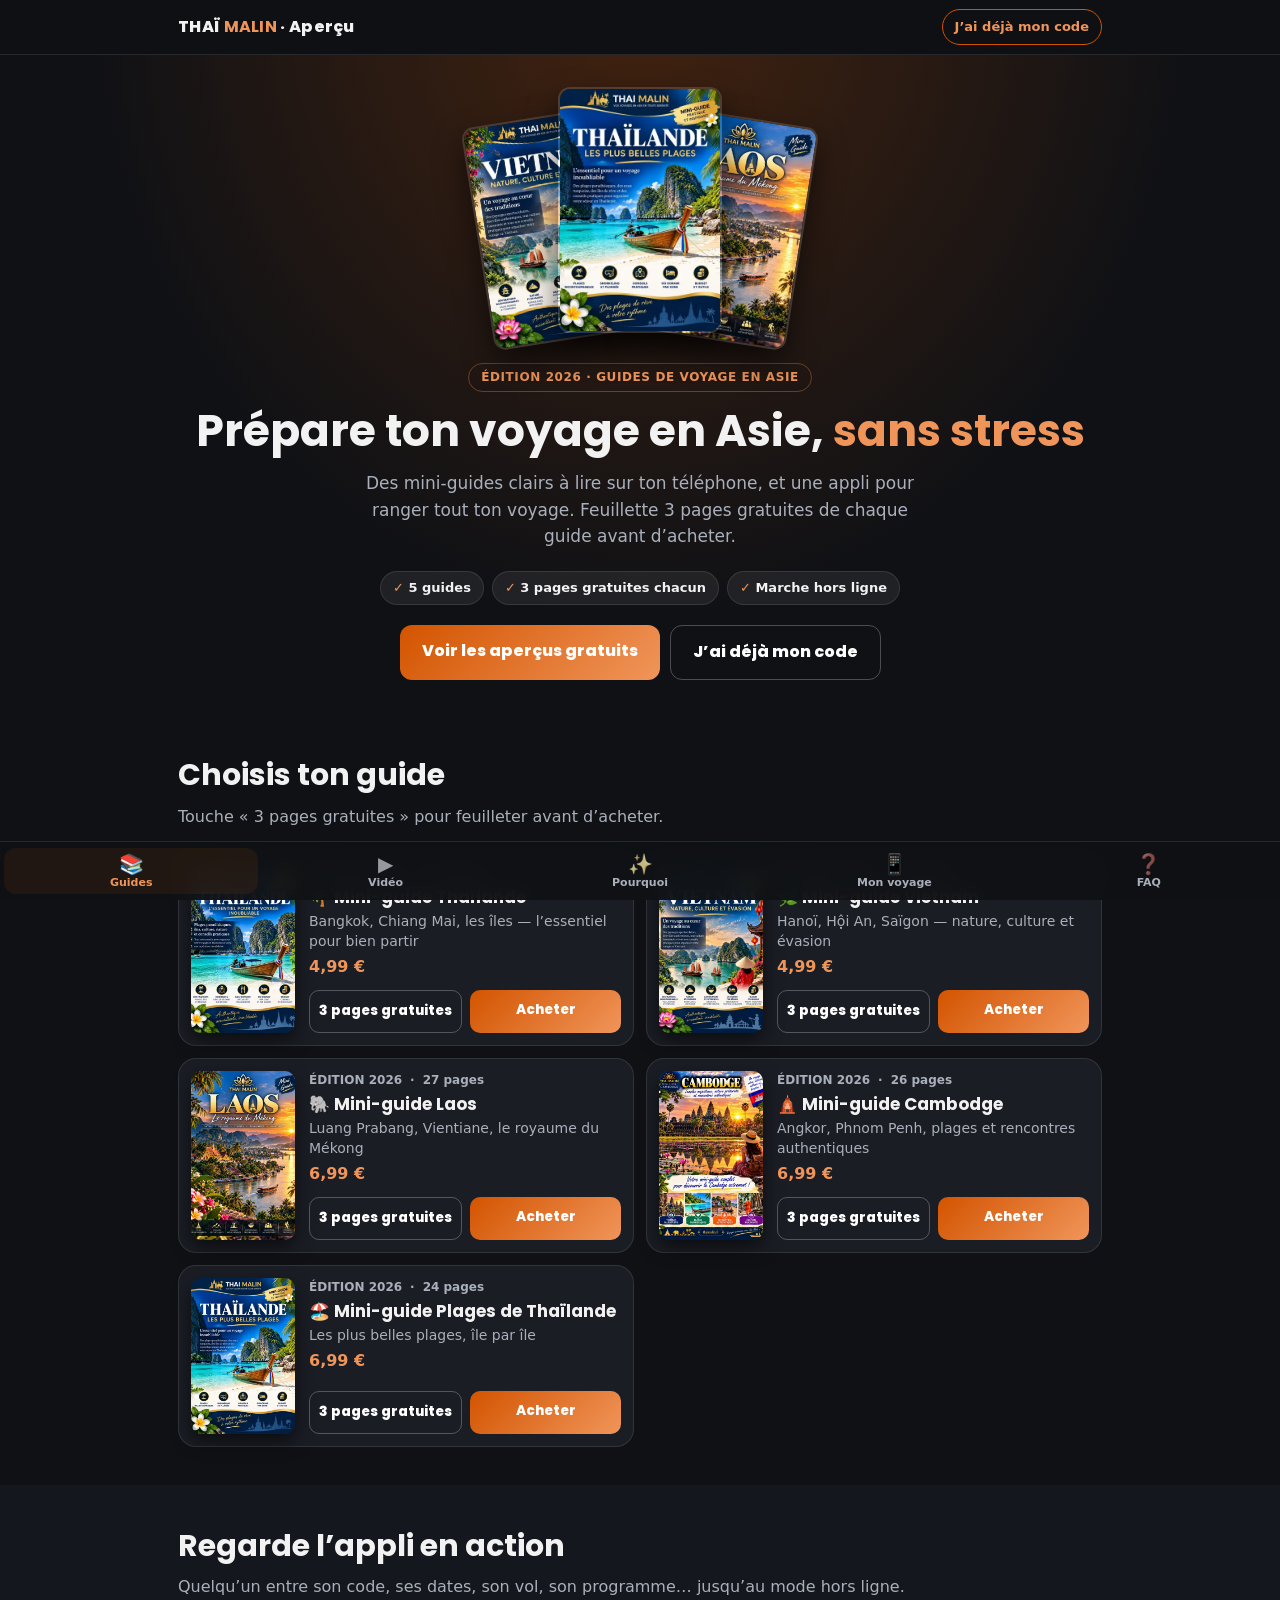
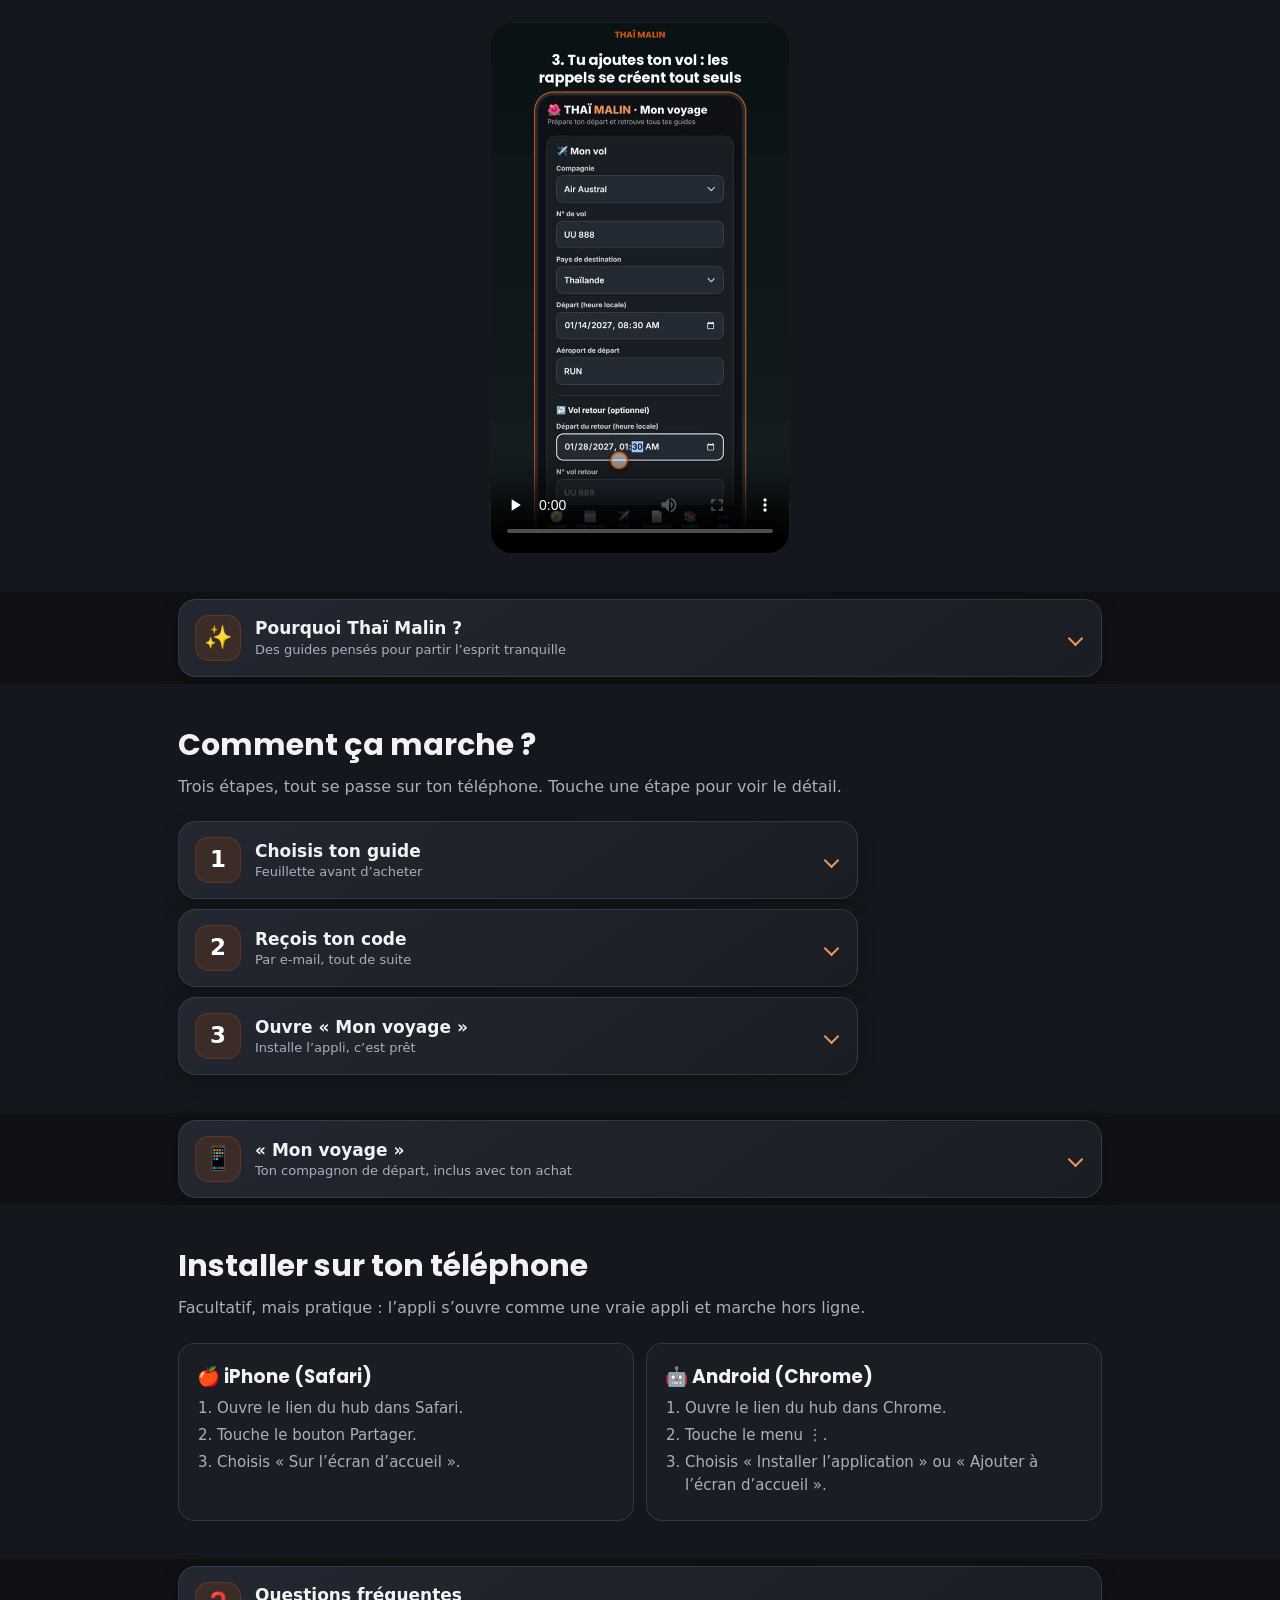
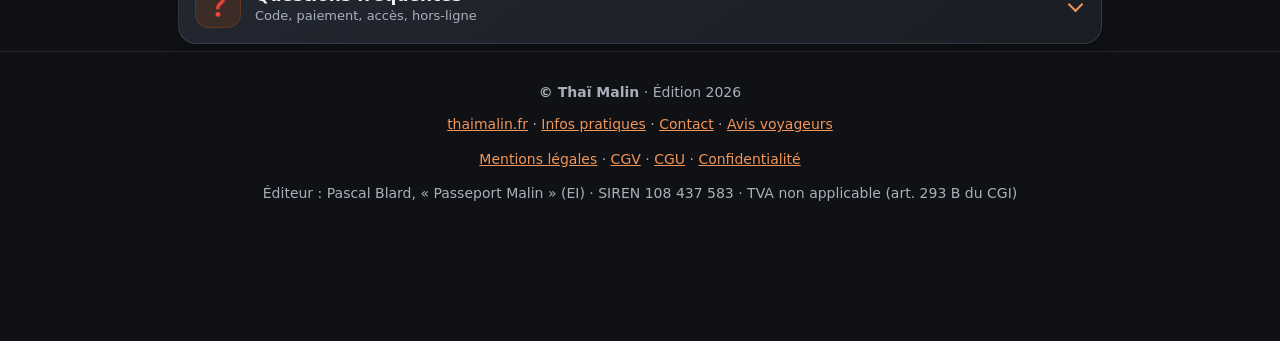
<file: index.html>
<!DOCTYPE html><html lang="fr"><head><meta charset="utf-8"><meta name="viewport" content="width=device-width,initial-scale=1">
<title>Thaï Malin · Mini-guides de voyage en Asie, aperçu gratuit</title><meta name="description" content="Feuillette 3 pages gratuites de chaque mini-guide Thaï Malin (Thaïlande, Vietnam, Laos, Cambodge, Plages) et découvre le hub « Mon voyage ».">
<meta property="og:title" content="Thaï Malin · Mini-guides de voyage en Asie, aperçu gratuit"><meta property="og:description" content="Feuillette 3 pages gratuites de chaque mini-guide Thaï Malin (Thaïlande, Vietnam, Laos, Cambodge, Plages) et découvre le hub « Mon voyage »."><meta property="og:type" content="website"><meta property="og:locale" content="fr_FR">
<meta property="og:image" content="img/cover-thailande.webp"><meta name="theme-color" content="#0f1115"><link rel="icon" href="img/cover-thailande.webp">
<link rel="preconnect" href="https://fonts.googleapis.com"><link rel="preconnect" href="https://fonts.gstatic.com" crossorigin><link href="https://fonts.googleapis.com/css2?family=Poppins:wght@600;800&display=swap" rel="stylesheet"><link rel="stylesheet" href="style.css"></head><body>
<header class="top"><div class="w"><a class="logo" href="index.html">THAÏ <b>MALIN</b> · Aperçu</a><a class="hubl" href="https://pascalb2211-crypto.github.io/voyages-thaimalin/">J’ai déjà mon code</a></div></header>
<main>
<div class="hero"><div class="w"><div class="fan"><img src="img/cover-vietnam.webp" alt="" loading="eager"><img src="img/cover-plages.webp" alt="" loading="eager"><img src="img/cover-laos.webp" alt="" loading="eager"></div>
<span class="badge">Édition 2026 · Guides de voyage en Asie</span>
<h1>Prépare ton voyage en Asie, <em>sans stress</em></h1>
<p>Des mini-guides clairs à lire sur ton téléphone, et une appli pour ranger tout ton voyage. Feuillette 3 pages gratuites de chaque guide avant d’acheter.</p>
<div class="chips"><span>5 guides</span><span>3 pages gratuites chacun</span><span>Marche hors ligne</span></div>
<div class="cta"><a class="btn pri" href="#guides">Voir les aperçus gratuits</a><a class="btn alt" href="https://pascalb2211-crypto.github.io/voyages-thaimalin/">J’ai déjà mon code</a></div></div></div>

<section id="guides"><div class="w"><h2>Choisis ton guide</h2><p class="lead">Touche « 3 pages gratuites » pour feuilleter avant d’acheter.</p><div class="list"><article class="gl"><img loading="lazy" src="img/cover-thailande.webp" alt="Couverture Mini-guide Thaïlande"><div class="b"><div class="meta"><span>ÉDITION 2026</span><span>·</span><span>24 pages</span></div><h3>🌴 Mini-guide Thaïlande</h3><p class="t">Bangkok, Chiang Mai, les îles — l’essentiel pour bien partir</p><div class="meta"><b>4,99 €</b></div><div class="row"><a class="btn alt sm" href="guide/thailande.html">3 pages gratuites</a><a class="btn pri sm" href="https://buy.stripe.com/eVq3cw3PD7rL8O9eeB97G03">Acheter</a></div></div></article><article class="gl"><img loading="lazy" src="img/cover-vietnam.webp" alt="Couverture Mini-guide Vietnam"><div class="b"><div class="meta"><span>ÉDITION 2026</span><span>·</span><span>26 pages</span></div><h3>🌿 Mini-guide Vietnam</h3><p class="t">Hanoï, Hội An, Saïgon — nature, culture et évasion</p><div class="meta"><b>4,99 €</b></div><div class="row"><a class="btn alt sm" href="guide/vietnam.html">3 pages gratuites</a><a class="btn pri sm" href="https://buy.stripe.com/5kQ6oI1Hv7rL6G16M997G08">Acheter</a></div></div></article><article class="gl"><img loading="lazy" src="img/cover-laos.webp" alt="Couverture Mini-guide Laos"><div class="b"><div class="meta"><span>ÉDITION 2026</span><span>·</span><span>27 pages</span></div><h3>🐘 Mini-guide Laos</h3><p class="t">Luang Prabang, Vientiane, le royaume du Mékong</p><div class="meta"><b>6,99 €</b></div><div class="row"><a class="btn alt sm" href="guide/laos.html">3 pages gratuites</a><a class="btn pri sm" href="https://buy.stripe.com/dRm5kE5XLbI12pLdax97G09">Acheter</a></div></div></article><article class="gl"><img loading="lazy" src="img/cover-cambodge.webp" alt="Couverture Mini-guide Cambodge"><div class="b"><div class="meta"><span>ÉDITION 2026</span><span>·</span><span>26 pages</span></div><h3>🛕 Mini-guide Cambodge</h3><p class="t">Angkor, Phnom Penh, plages et rencontres authentiques</p><div class="meta"><b>6,99 €</b></div><div class="row"><a class="btn alt sm" href="guide/cambodge.html">3 pages gratuites</a><a class="btn pri sm" href="https://buy.stripe.com/cNidRa4THcM59Sd0nL97G0a">Acheter</a></div></div></article><article class="gl"><img loading="lazy" src="img/cover-plages.webp" alt="Couverture Mini-guide Plages de Thaïlande"><div class="b"><div class="meta"><span>ÉDITION 2026</span><span>·</span><span>24 pages</span></div><h3>🏖️ Mini-guide Plages de Thaïlande</h3><p class="t">Les plus belles plages, île par île</p><div class="meta"><b>6,99 €</b></div><div class="row"><a class="btn alt sm" href="guide/plages.html">3 pages gratuites</a><a class="btn pri sm" href="https://buy.stripe.com/5kQ7sMbi58vPc0l1rP97G0b">Acheter</a></div></div></article></div></div></section>

<section class="alt2" id="video"><div class="w"><h2>Regarde l’appli en action</h2><p class="lead">Quelqu’un entre son code, ses dates, son vol, son programme… jusqu’au mode hors ligne.</p>
<div class="vid"><video controls playsinline preload="none" poster="video/poster.jpg" src="video/demo-hub.mp4"></video></div></div></section>

<section id="pourquoi" class="menusec"><div class="w"><details class="menu"><summary><i>✨</i><span>Pourquoi Thaï Malin ?<small>Des guides pensés pour partir l’esprit tranquille</small></span></summary><div class="mb">
<div class="why">
<div><div class="i">🗺️</div><b>Clair et visuel</b><p>Une page = un sujet : itinéraires, budget, culture, bons plans, avec des infographies faciles à lire.</p></div>
<div><div class="i">✈️</div><b>Comment y aller</b><p>Les vols, les escales, les formalités et le budget, pour un départ de La Réunion comme de France.</p></div>
<div><div class="i">📱</div><b>Dans ta poche</b><p>Tout s’ouvre sur ton téléphone, et reste disponible sans internet, même en plein voyage.</p></div>
<div><div class="i">🌺</div><b>Créé à La Réunion</b><p>Des conseils concrets, écrits par quelqu’un qui prépare ces voyages, pour tous ceux qui rêvent d’Asie.</p></div>
</div>
</div></details></div></section>

<section class="alt2" id="comment"><div class="w"><h2>Comment ça marche ?</h2><p class="lead">Trois étapes, tout se passe sur ton téléphone. Touche une étape pour voir le détail.</p>
<div class="steps acc">
<details class="menu stp"><summary><i>1</i><span>Choisis ton guide<small>Feuillette avant d’acheter</small></span></summary><div class="mb"><p>Touche « 3 pages gratuites » sur le guide qui t’intéresse (Thaïlande, Vietnam, Laos, Cambodge ou Plages) et feuillette 3 pages pour voir si le style et le contenu te conviennent. Tu peux zoomer sur chaque page. Quand tu es décidé, touche « Acheter ce guide ».</p></div></details>
<details class="menu stp"><summary><i>2</i><span>Reçois ton code<small>Par e-mail, tout de suite</small></span></summary><div class="mb"><p>Le paiement est sécurisé par Stripe (carte, Apple Pay ou Google Pay selon ton téléphone). Juste après, un e-mail automatique t’envoie ton code d’accès et le lien. Pense à regarder tes courriers indésirables si tu ne vois rien.</p></div></details>
<details class="menu stp"><summary><i>3</i><span>Ouvre « Mon voyage »<small>Installe l’appli, c’est prêt</small></span></summary><div class="mb"><p>Entre ton code dans « Mon voyage », puis installe l’appli sur ton écran d’accueil. Ton guide et ton voyage restent disponibles hors ligne, même en plein voyage, sans internet.</p></div></details>
</div></div></section>

<section id="hub" class="menusec"><div class="w"><details class="menu"><summary><i>📱</i><span>« Mon voyage »<small>Ton compagnon de départ, inclus avec ton achat</small></span></summary><div class="mb"><p class="lead">Une appli web incluse avec ton achat, qui range tout ton voyage au même endroit. Fais défiler :</p>
<div class="shots"><div class="shot"><img loading="lazy" src="img/shots/0-guides.jpg" alt="Mes guides"><p><b>Mes guides</b>Tous tes guides au même endroit</p></div><div class="shot"><img loading="lazy" src="img/shots/1-dates.jpg" alt="Tes dates"><p><b>Tes dates</b>Compte à rebours jusqu’au départ</p></div><div class="shot"><img loading="lazy" src="img/shots/2-vol.jpg" alt="Ton vol"><p><b>Ton vol</b>Rappels créés automatiquement</p></div><div class="shot"><img loading="lazy" src="img/shots/3-programme.jpg" alt="Ton programme"><p><b>Ton programme</b>Jour par jour, avec adresses et horaires</p></div><div class="shot"><img loading="lazy" src="img/shots/4-documents.jpg" alt="Tes documents"><p><b>Tes documents</b>Billets et réservations, même sans internet</p></div><div class="shot"><img loading="lazy" src="img/shots/5-checklist.jpg" alt="Ta checklist"><p><b>Ta checklist</b>À cocher avant de partir</p></div><div class="shot"><img loading="lazy" src="img/shots/6-convertisseur.jpg" alt="Convertisseur"><p><b>Convertisseur</b>Euros en monnaie locale, hors ligne</p></div></div>
<div class="feat">
<div><b>📅 Dates et compte à rebours</b>Tu indiques ton départ et ton retour, l’appli compte les jours.</div>
<div><b>✈️ Vol et rappels</b>Numéro de vol, horaires : les rappels (enregistrement, formalités, départ, retour) se créent tout seuls et s’exportent vers ton agenda.</div>
<div><b>🗓️ Programme jour par jour</b>Ajoute activités, adresses et horaires, avec un lien Maps.</div>
<div><b>📄 Documents hors ligne</b>Billets, réservations, assurance : enregistrés sur ton téléphone, lisibles sans internet.</div>
<div><b>✅ Checklist de départ</b>13 points à cocher avant de partir.</div>
<div><b>💱 Convertisseur</b>Euros en monnaie locale, avec un taux modifiable.</div>
<div><b>📚 Tous tes guides</b>Tes mini-guides s’ouvrent depuis la même appli.</div>
<div><b>💾 Sauvegarde</b>Exporte et restaure ton voyage, ou commence-en un nouveau.</div>
</div></div></details></div></section>

<section class="alt2" id="install"><div class="w"><h2>Installer sur ton téléphone</h2><p class="lead">Facultatif, mais pratique : l’appli s’ouvre comme une vraie appli et marche hors ligne.</p>
<div class="two"><div class="box"><h3>🍎 iPhone (Safari)</h3><ol><li>Ouvre le lien du hub dans Safari.</li><li>Touche le bouton Partager.</li><li>Choisis « Sur l’écran d’accueil ».</li></ol></div>
<div class="box"><h3>🤖 Android (Chrome)</h3><ol><li>Ouvre le lien du hub dans Chrome.</li><li>Touche le menu ⋮.</li><li>Choisis « Installer l’application » ou « Ajouter à l’écran d’accueil ».</li></ol></div></div></div></section>

<section id="faq" class="menusec"><div class="w"><details class="menu"><summary><i>❓</i><span>Questions fréquentes<small>Code, paiement, accès, hors-ligne</small></span></summary><div class="mb">
<details><summary>Comment je reçois mon code ?</summary><p>Juste après le paiement, un e-mail automatique t’envoie ton code et le lien d’accès. Pense à regarder tes courriers indésirables.</p></details>
<details><summary>Combien de temps le code est-il valable ?</summary><p>Une fois entré sur ton téléphone, l’accès reste ouvert 12 mois sur cet appareil (Édition 2026).</p></details>
<details><summary>Ça marche sans internet ?</summary><p>Oui, une fois le guide ouvert et l’appli installée, tu peux consulter ton programme, tes documents et ta checklist hors ligne. La météo en direct et les liens demandent une connexion.</p></details>
<details><summary>Le paiement est-il sécurisé ?</summary><p>Le paiement passe par Stripe, qui gère la carte bancaire (Apple Pay et Google Pay selon ton téléphone). Thaï Malin ne voit jamais ton numéro de carte.</p></details>
<details><summary>Qu’est-ce que « Édition 2026 » ?</summary><p>Les guides sont mis à jour par édition. Ton achat te donne l’édition en cours ; une nouvelle édition sera annoncée sur thaimalin.fr.</p></details>
<details><summary>Mes données de voyage sont-elles envoyées quelque part ?</summary><p>Non. Tes dates, ton vol, ton programme et tes documents restent enregistrés uniquement sur ton téléphone.</p></details>
</div></details></div></section>

<section id="news" class="mailsec" hidden><div class="w"><div class="mail"><h2>Être prévenu des nouveaux guides</h2><p class="lead" style="margin-bottom:0">Facultatif : un e-mail seulement quand un nouveau guide sort. Tu peux continuer à lire les aperçus sans rien remplir.</p>
<form id="mailForm"><input type="email" id="mailIn" placeholder="ton@email.com" required autocomplete="email"><button class="btn pri" type="submit">Me prévenir</button>
<label><input type="checkbox" id="mailOk" required> J’accepte de recevoir un e-mail à chaque nouveau guide. Désinscription possible à tout moment.</label></form><p class="ok" id="mailDone">Merci ! Tu seras prévenu(e).</p></div></div></section>
<nav class="tabbar" aria-label="Navigation"><a href="#guides" data-t="guides"><i>📚</i>Guides</a><a href="#video" data-t="video"><i>▶️</i>Vidéo</a><a href="#pourquoi" data-t="pourquoi"><i>✨</i>Pourquoi</a><a href="#hub" data-t="hub"><i>📱</i>Mon voyage</a><a href="#faq" data-t="faq"><i>❓</i>FAQ</a></nav>
</main><footer><div class="w"><p><b>© Thaï Malin</b> · Édition 2026</p><p class="fl"><a href="https://www.thaimalin.fr">thaimalin.fr</a> · <a href="infos.html">Infos pratiques</a> · <a href="https://www.thaimalin.fr/contact">Contact</a> · <a href="https://www.thaimalin.fr/guide-premium/avis-voyageurs-thai-malin">Avis voyageurs</a></p><p class="fl"><a href="https://www.thaimalin.fr/informations-legales/mentions-legales">Mentions légales</a> · <a href="https://www.thaimalin.fr/informations-legales/cgv">CGV</a> · <a href="https://www.thaimalin.fr/informations-legales/cgu">CGU</a> · <a href="https://www.thaimalin.fr/informations-legales/politique-de-confidentialite">Confidentialité</a></p><p class="fl">Éditeur : Pascal Blard, « Passeport Malin » (EI) · SIREN 108 437 583 · TVA non applicable (art. 293 B du CGI)</p></div></footer>
<script src="config.js"></script><script src="app.js"></script></body></html>
</file>
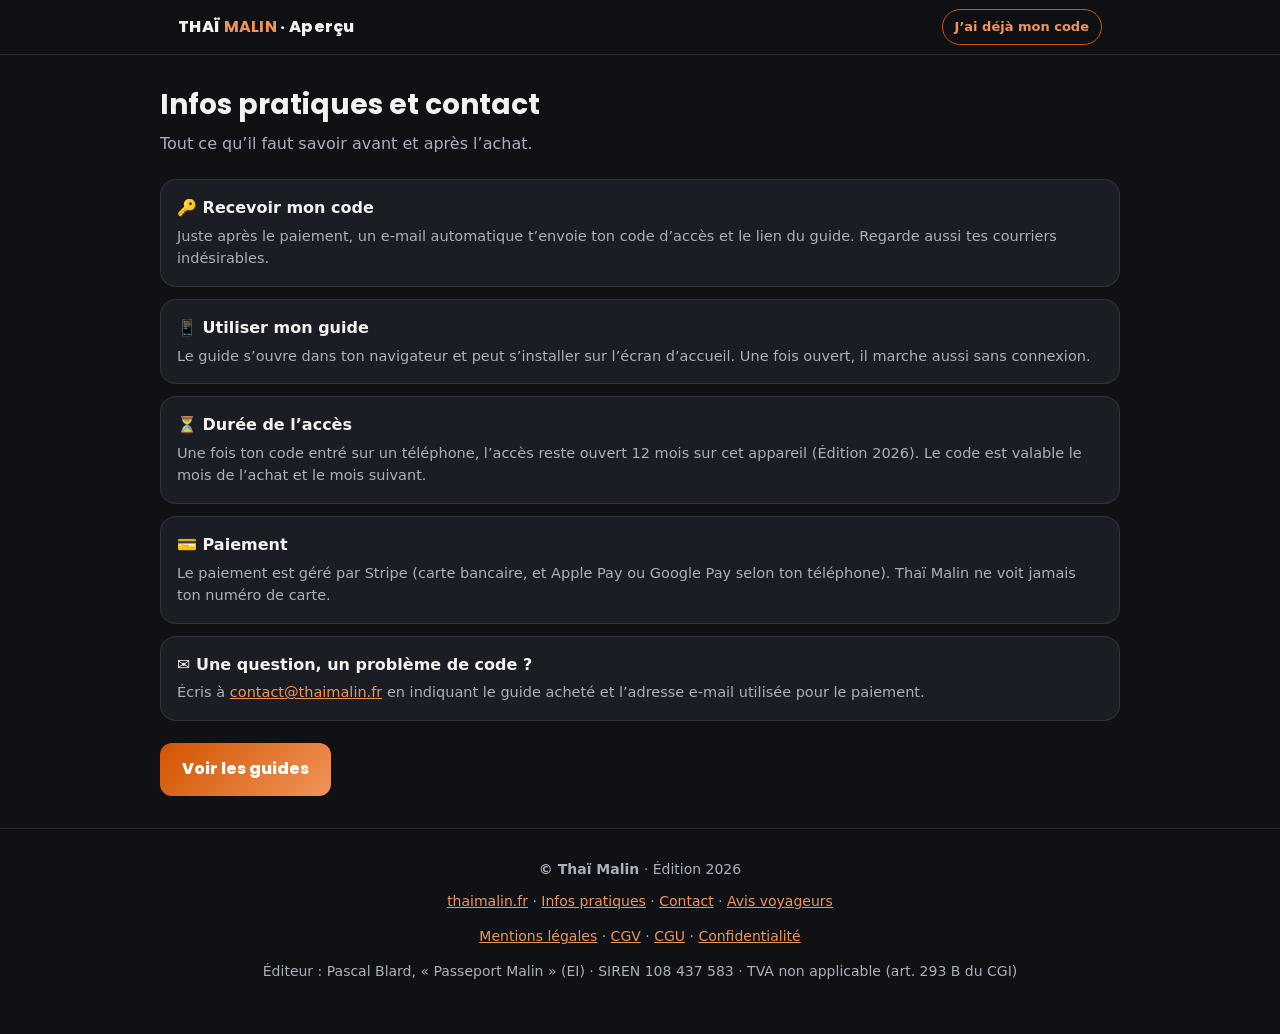
<file: infos.html>
<!DOCTYPE html><html lang="fr"><head><meta charset="utf-8"><meta name="viewport" content="width=device-width,initial-scale=1">
<title>Infos pratiques et contact · Thaï Malin</title><meta name="description" content="Comment recevoir ton code, durée d’accès, paiement sécurisé et contact Thaï Malin.">
<meta property="og:title" content="Infos pratiques et contact · Thaï Malin"><meta property="og:description" content="Comment recevoir ton code, durée d’accès, paiement sécurisé et contact Thaï Malin."><meta property="og:type" content="website"><meta property="og:locale" content="fr_FR">
<meta property="og:image" content="img/cover-thailande.webp"><meta name="theme-color" content="#0f1115"><link rel="icon" href="img/cover-thailande.webp">
<link rel="preconnect" href="https://fonts.googleapis.com"><link rel="preconnect" href="https://fonts.gstatic.com" crossorigin><link href="https://fonts.googleapis.com/css2?family=Poppins:wght@600;800&display=swap" rel="stylesheet"><link rel="stylesheet" href="style.css"></head><body>
<header class="top"><div class="w"><a class="logo" href="index.html">THAÏ <b>MALIN</b> · Aperçu</a><a class="hubl" href="https://pascalb2211-crypto.github.io/voyages-thaimalin/">J’ai déjà mon code</a></div></header>
<main class="w" style="padding:28px 0 10px"><h1 style="font-size:28px;margin-bottom:6px">Infos pratiques et contact</h1><p class="lead">Tout ce qu’il faut savoir avant et après l’achat.</p>
<div class="why" style="grid-template-columns:1fr">
<div><b>🔑 Recevoir mon code</b><p>Juste après le paiement, un e-mail automatique t’envoie ton code d’accès et le lien du guide. Regarde aussi tes courriers indésirables.</p></div>
<div><b>📱 Utiliser mon guide</b><p>Le guide s’ouvre dans ton navigateur et peut s’installer sur l’écran d’accueil. Une fois ouvert, il marche aussi sans connexion.</p></div>
<div><b>⏳ Durée de l’accès</b><p>Une fois ton code entré sur un téléphone, l’accès reste ouvert 12 mois sur cet appareil (Édition 2026). Le code est valable le mois de l’achat et le mois suivant.</p></div>
<div><b>💳 Paiement</b><p>Le paiement est géré par Stripe (carte bancaire, et Apple Pay ou Google Pay selon ton téléphone). Thaï Malin ne voit jamais ton numéro de carte.</p></div>
<div><b>✉️ Une question, un problème de code ?</b><p>Écris à <a href="mailto:contact@thaimalin.fr" style="color:var(--or2)">contact@thaimalin.fr</a> en indiquant le guide acheté et l’adresse e-mail utilisée pour le paiement.</p></div>
</div>
<p style="margin:22px 0"><a class="btn pri" href="index.html#guides">Voir les guides</a></p></main><footer><div class="w"><p><b>© Thaï Malin</b> · Édition 2026</p><p class="fl"><a href="https://www.thaimalin.fr">thaimalin.fr</a> · <a href="infos.html">Infos pratiques</a> · <a href="https://www.thaimalin.fr/contact">Contact</a> · <a href="https://www.thaimalin.fr/guide-premium/avis-voyageurs-thai-malin">Avis voyageurs</a></p><p class="fl"><a href="https://www.thaimalin.fr/informations-legales/mentions-legales">Mentions légales</a> · <a href="https://www.thaimalin.fr/informations-legales/cgv">CGV</a> · <a href="https://www.thaimalin.fr/informations-legales/cgu">CGU</a> · <a href="https://www.thaimalin.fr/informations-legales/politique-de-confidentialite">Confidentialité</a></p><p class="fl">Éditeur : Pascal Blard, « Passeport Malin » (EI) · SIREN 108 437 583 · TVA non applicable (art. 293 B du CGI)</p></div></footer>
<script src="config.js"></script><script src="app.js"></script></body></html>
</file>
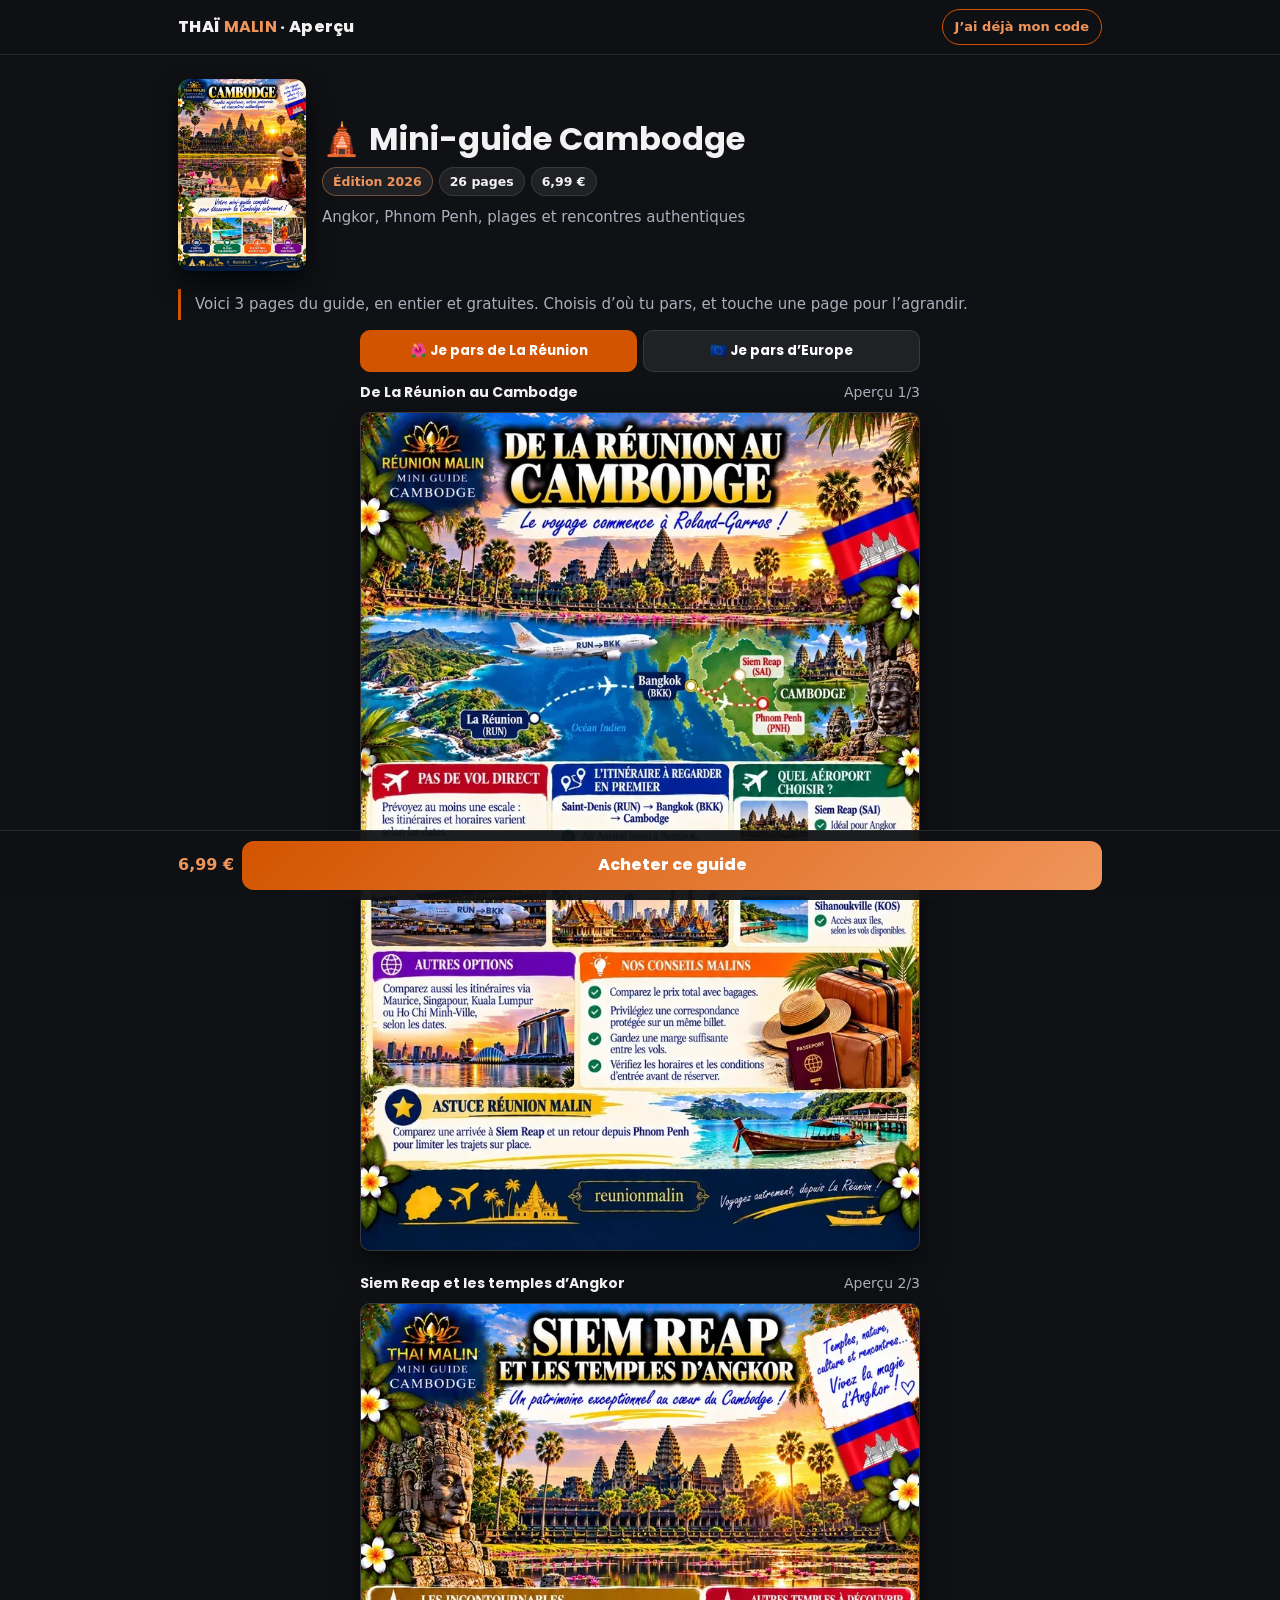
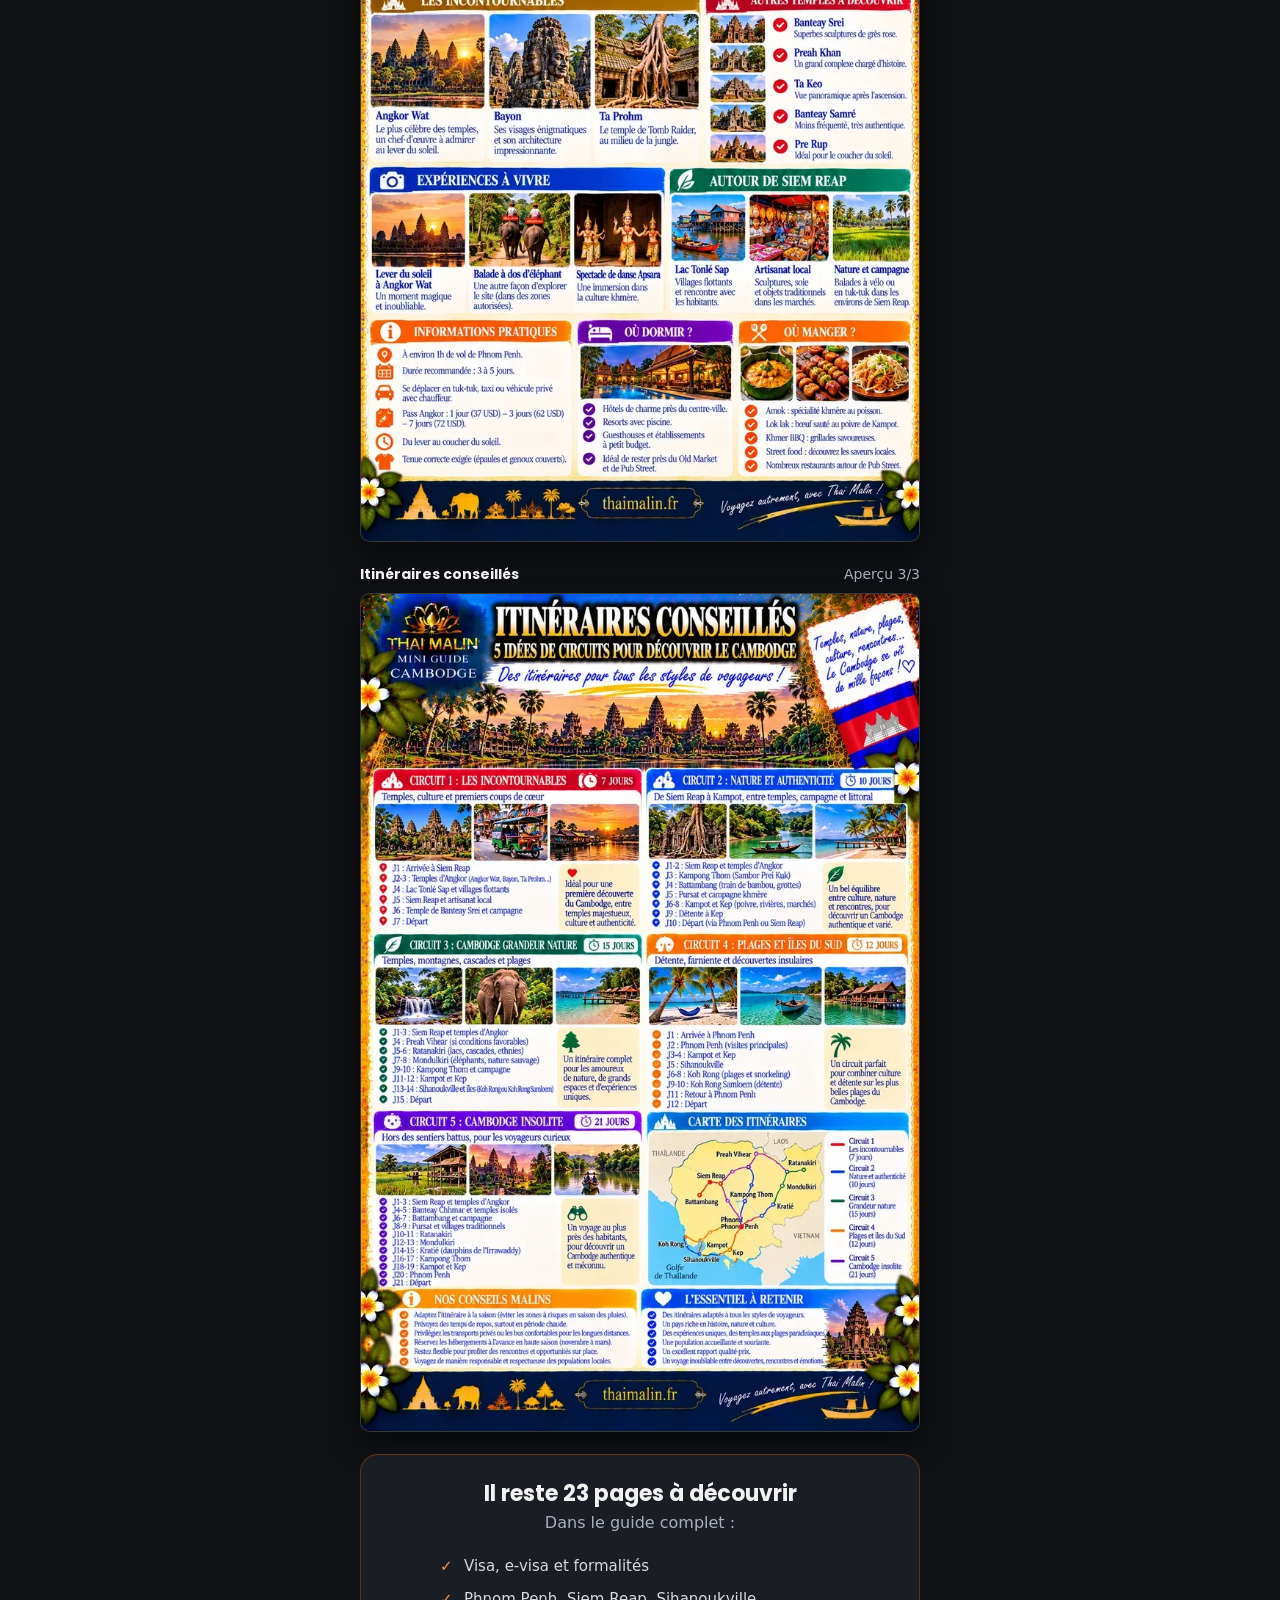
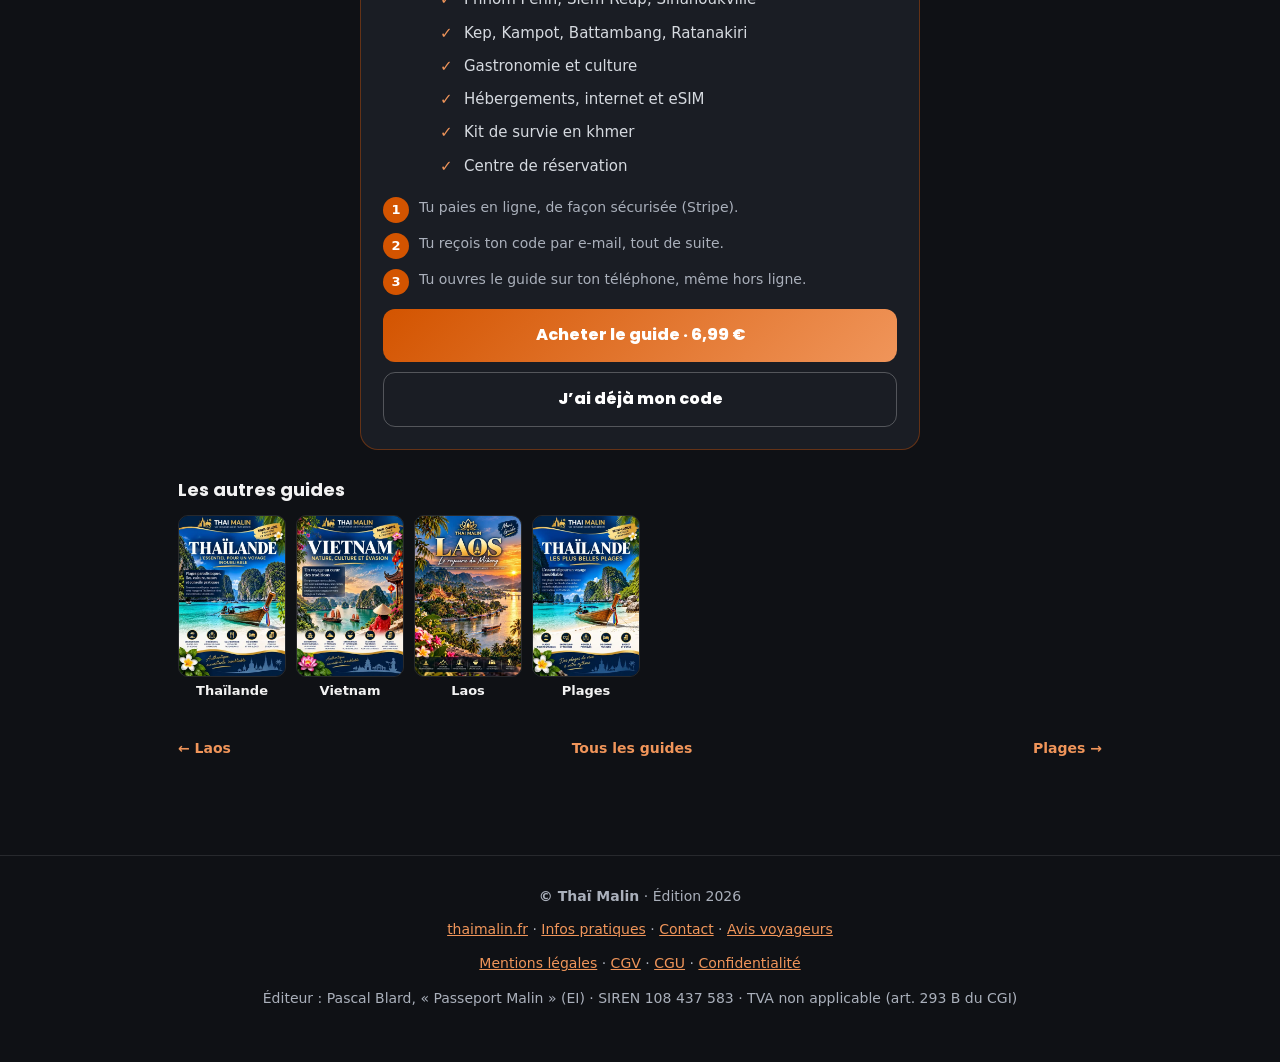
<file: guide/cambodge.html>
<!DOCTYPE html><html lang="fr"><head><meta charset="utf-8"><meta name="viewport" content="width=device-width,initial-scale=1">
<title>Mini-guide Cambodge · aperçu gratuit · Thaï Malin</title><meta name="description" content="3 pages gratuites du Mini-guide Cambodge (édition 2026) : Angkor, Phnom Penh, plages et rencontres authentiques.">
<meta property="og:title" content="Mini-guide Cambodge · aperçu gratuit · Thaï Malin"><meta property="og:description" content="3 pages gratuites du Mini-guide Cambodge (édition 2026) : Angkor, Phnom Penh, plages et rencontres authentiques."><meta property="og:type" content="website"><meta property="og:locale" content="fr_FR">
<meta property="og:image" content="../img/cover-cambodge.webp"><meta name="theme-color" content="#0f1115"><link rel="icon" href="../img/cover-thailande.webp">
<link rel="preconnect" href="https://fonts.googleapis.com"><link rel="preconnect" href="https://fonts.gstatic.com" crossorigin><link href="https://fonts.googleapis.com/css2?family=Poppins:wght@600;800&display=swap" rel="stylesheet"><link rel="stylesheet" href="../style.css"></head><body>
<header class="top"><div class="w"><a class="logo" href="../index.html">THAÏ <b>MALIN</b> · Aperçu</a><a class="hubl" href="https://pascalb2211-crypto.github.io/voyages-thaimalin/">J’ai déjà mon code</a></div></header>
<main class="w"><div class="gh2"><img src="../img/cover-cambodge.webp" alt="Couverture Mini-guide Cambodge"><div><h1>🛕 Mini-guide Cambodge</h1><span class="pill or">Édition 2026</span><span class="pill">26 pages</span><span class="pill">6,99 €</span><p style="color:var(--mut);font-size:15px;margin-top:4px">Angkor, Phnom Penh, plages et rencontres authentiques</p></div></div>
<p class="quote">Voici 3 pages du guide, en entier et gratuites. Choisis d’où tu pars, et touche une page pour l’agrandir.</p>
<div class="pv" id="pv1"><div class="seg" role="tablist"><button type="button" data-from="r" class="on">🌺 Je pars de La Réunion</button><button type="button" data-from="a">🇪🇺 Je pars d’Europe</button></div><div class="cap"><b id="pv1cap" data-r="De La Réunion au Cambodge" data-a="Comment y aller depuis la France et l’Europe">De La Réunion au Cambodge</b><span>Aperçu 1/3</span></div><img id="pv1img" data-r="../img/p/cambodge-1r.webp" data-a="../img/p/cambodge-1a.webp" src="../img/p/cambodge-1r.webp" alt="De La Réunion au Cambodge"></div><div class="pv"><div class="cap"><b>Siem Reap et les temples d’Angkor</b><span>Aperçu 2/3</span></div><img loading="lazy" src="../img/p/cambodge-2.webp" alt="Siem Reap et les temples d’Angkor"></div><div class="pv"><div class="cap"><b>Itinéraires conseillés</b><span>Aperçu 3/3</span></div><img loading="lazy" src="../img/p/cambodge-3.webp" alt="Itinéraires conseillés"></div>
<div class="lock"><h2>Il reste 23 pages à découvrir</h2><p style="color:var(--mut)">Dans le guide complet :</p><ul><li>Visa, e-visa et formalités</li><li>Phnom Penh, Siem Reap, Sihanoukville</li><li>Kep, Kampot, Battambang, Ratanakiri</li><li>Gastronomie et culture</li><li>Hébergements, internet et eSIM</li><li>Kit de survie en khmer</li><li>Centre de réservation</li></ul>
<div class="three"><div><b>1</b>Tu paies en ligne, de façon sécurisée (Stripe).</div><div><b>2</b>Tu reçois ton code par e-mail, tout de suite.</div><div><b>3</b>Tu ouvres le guide sur ton téléphone, même hors ligne.</div></div>
<a class="btn pri" href="https://buy.stripe.com/cNidRa4THcM59Sd0nL97G0a">Acheter le guide · 6,99 €</a>
<a class="btn alt" href="https://pascalb2211-crypto.github.io/voyages-thaimalin/">J’ai déjà mon code</a></div>
<h2 style="font-size:18px;margin:26px 0 8px">Les autres guides</h2><div class="others"><a href="thailande.html"><img loading="lazy" src="../img/cover-thailande.webp" alt="">Thaïlande</a><a href="vietnam.html"><img loading="lazy" src="../img/cover-vietnam.webp" alt="">Vietnam</a><a href="laos.html"><img loading="lazy" src="../img/cover-laos.webp" alt="">Laos</a><a href="plages.html"><img loading="lazy" src="../img/cover-plages.webp" alt="">Plages</a></div>
<div class="nav2"><a href="laos.html">← Laos</a><a href="../index.html#guides">Tous les guides</a><a href="plages.html">Plages →</a></div></main>
<div class="sticky"><div class="w"><span class="pp">6,99 €</span><a class="btn pri" href="https://buy.stripe.com/cNidRa4THcM59Sd0nL97G0a">Acheter ce guide</a></div></div><footer><div class="w"><p><b>© Thaï Malin</b> · Édition 2026</p><p class="fl"><a href="https://www.thaimalin.fr">thaimalin.fr</a> · <a href="../infos.html">Infos pratiques</a> · <a href="https://www.thaimalin.fr/contact">Contact</a> · <a href="https://www.thaimalin.fr/guide-premium/avis-voyageurs-thai-malin">Avis voyageurs</a></p><p class="fl"><a href="https://www.thaimalin.fr/informations-legales/mentions-legales">Mentions légales</a> · <a href="https://www.thaimalin.fr/informations-legales/cgv">CGV</a> · <a href="https://www.thaimalin.fr/informations-legales/cgu">CGU</a> · <a href="https://www.thaimalin.fr/informations-legales/politique-de-confidentialite">Confidentialité</a></p><p class="fl">Éditeur : Pascal Blard, « Passeport Malin » (EI) · SIREN 108 437 583 · TVA non applicable (art. 293 B du CGI)</p></div></footer>
<script src="../config.js"></script><script src="../app.js"></script></body></html>
</file>
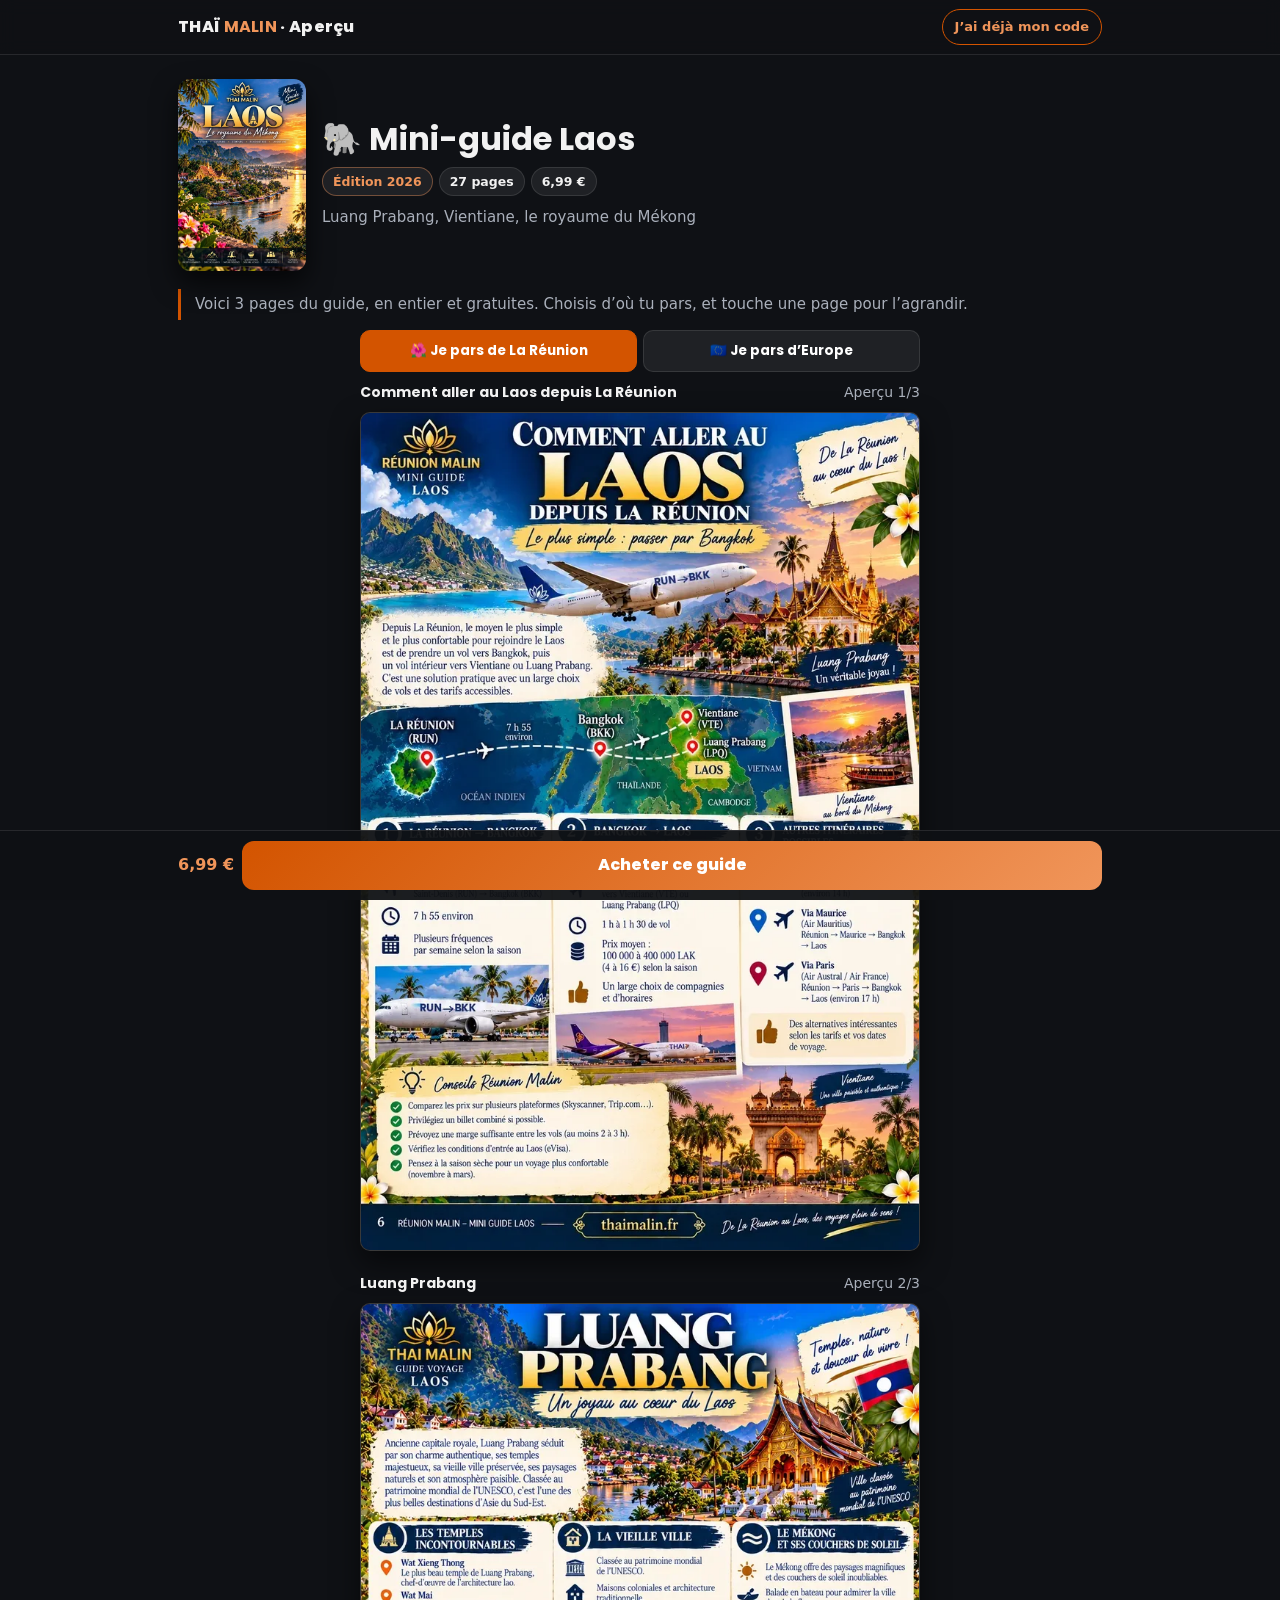
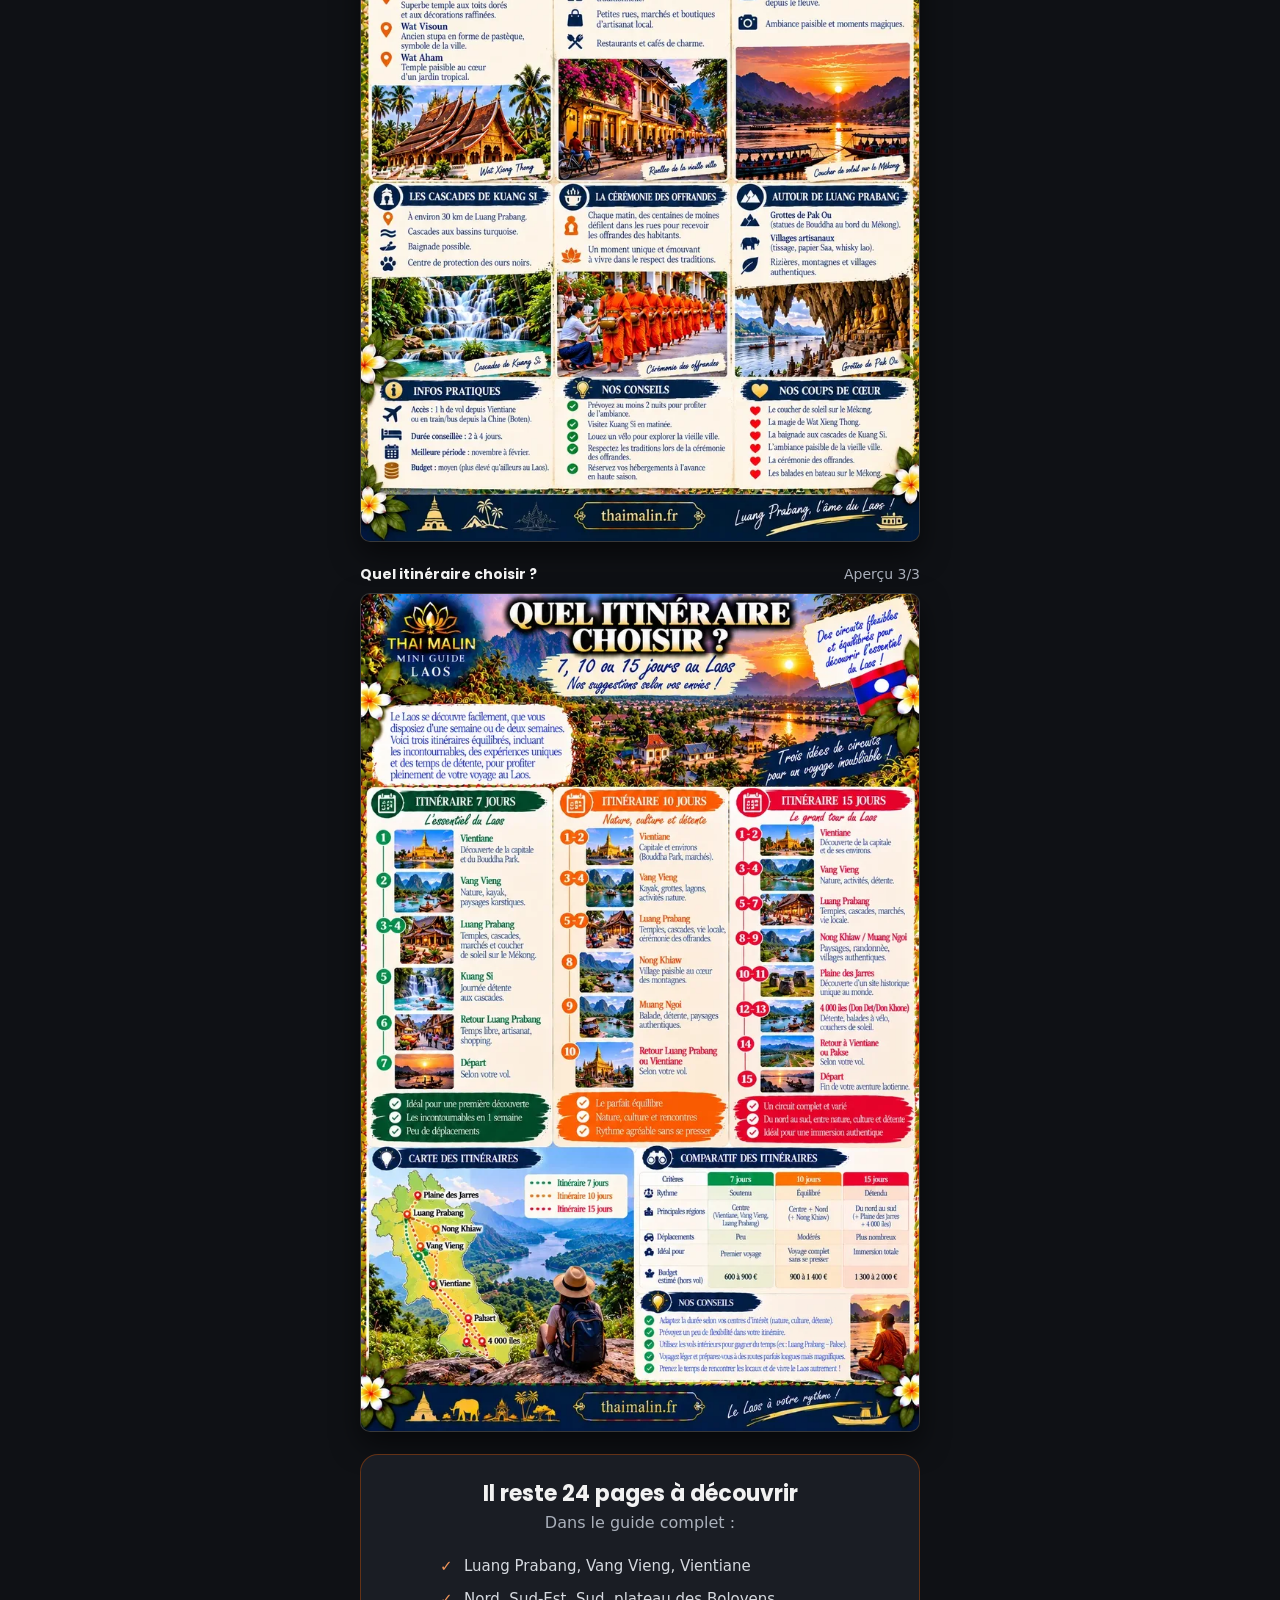
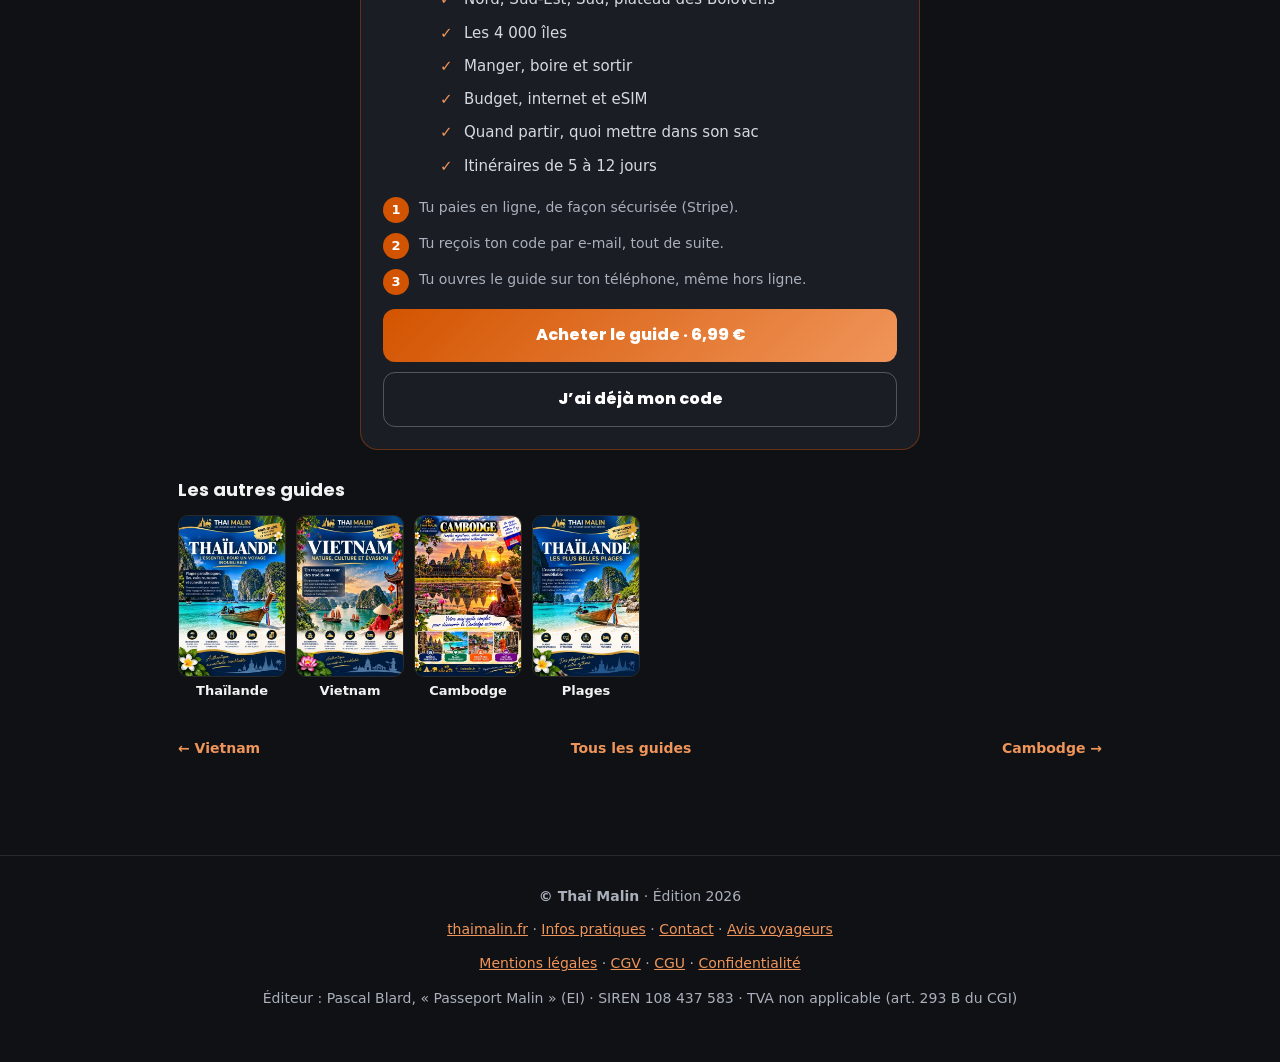
<file: guide/laos.html>
<!DOCTYPE html><html lang="fr"><head><meta charset="utf-8"><meta name="viewport" content="width=device-width,initial-scale=1">
<title>Mini-guide Laos · aperçu gratuit · Thaï Malin</title><meta name="description" content="3 pages gratuites du Mini-guide Laos (édition 2026) : Luang Prabang, Vientiane, le royaume du Mékong.">
<meta property="og:title" content="Mini-guide Laos · aperçu gratuit · Thaï Malin"><meta property="og:description" content="3 pages gratuites du Mini-guide Laos (édition 2026) : Luang Prabang, Vientiane, le royaume du Mékong."><meta property="og:type" content="website"><meta property="og:locale" content="fr_FR">
<meta property="og:image" content="../img/cover-laos.webp"><meta name="theme-color" content="#0f1115"><link rel="icon" href="../img/cover-thailande.webp">
<link rel="preconnect" href="https://fonts.googleapis.com"><link rel="preconnect" href="https://fonts.gstatic.com" crossorigin><link href="https://fonts.googleapis.com/css2?family=Poppins:wght@600;800&display=swap" rel="stylesheet"><link rel="stylesheet" href="../style.css"></head><body>
<header class="top"><div class="w"><a class="logo" href="../index.html">THAÏ <b>MALIN</b> · Aperçu</a><a class="hubl" href="https://pascalb2211-crypto.github.io/voyages-thaimalin/">J’ai déjà mon code</a></div></header>
<main class="w"><div class="gh2"><img src="../img/cover-laos.webp" alt="Couverture Mini-guide Laos"><div><h1>🐘 Mini-guide Laos</h1><span class="pill or">Édition 2026</span><span class="pill">27 pages</span><span class="pill">6,99 €</span><p style="color:var(--mut);font-size:15px;margin-top:4px">Luang Prabang, Vientiane, le royaume du Mékong</p></div></div>
<p class="quote">Voici 3 pages du guide, en entier et gratuites. Choisis d’où tu pars, et touche une page pour l’agrandir.</p>
<div class="pv" id="pv1"><div class="seg" role="tablist"><button type="button" data-from="r" class="on">🌺 Je pars de La Réunion</button><button type="button" data-from="a">🇪🇺 Je pars d’Europe</button></div><div class="cap"><b id="pv1cap" data-r="Comment aller au Laos depuis La Réunion" data-a="Comment y aller depuis la France et l’Europe">Comment aller au Laos depuis La Réunion</b><span>Aperçu 1/3</span></div><img id="pv1img" data-r="../img/p/laos-1r.webp" data-a="../img/p/laos-1a.webp" src="../img/p/laos-1r.webp" alt="Comment aller au Laos depuis La Réunion"></div><div class="pv"><div class="cap"><b>Luang Prabang</b><span>Aperçu 2/3</span></div><img loading="lazy" src="../img/p/laos-2.webp" alt="Luang Prabang"></div><div class="pv"><div class="cap"><b>Quel itinéraire choisir ?</b><span>Aperçu 3/3</span></div><img loading="lazy" src="../img/p/laos-3.webp" alt="Quel itinéraire choisir ?"></div>
<div class="lock"><h2>Il reste 24 pages à découvrir</h2><p style="color:var(--mut)">Dans le guide complet :</p><ul><li>Luang Prabang, Vang Vieng, Vientiane</li><li>Nord, Sud-Est, Sud, plateau des Bolovens</li><li>Les 4 000 îles</li><li>Manger, boire et sortir</li><li>Budget, internet et eSIM</li><li>Quand partir, quoi mettre dans son sac</li><li>Itinéraires de 5 à 12 jours</li></ul>
<div class="three"><div><b>1</b>Tu paies en ligne, de façon sécurisée (Stripe).</div><div><b>2</b>Tu reçois ton code par e-mail, tout de suite.</div><div><b>3</b>Tu ouvres le guide sur ton téléphone, même hors ligne.</div></div>
<a class="btn pri" href="https://buy.stripe.com/dRm5kE5XLbI12pLdax97G09">Acheter le guide · 6,99 €</a>
<a class="btn alt" href="https://pascalb2211-crypto.github.io/voyages-thaimalin/">J’ai déjà mon code</a></div>
<h2 style="font-size:18px;margin:26px 0 8px">Les autres guides</h2><div class="others"><a href="thailande.html"><img loading="lazy" src="../img/cover-thailande.webp" alt="">Thaïlande</a><a href="vietnam.html"><img loading="lazy" src="../img/cover-vietnam.webp" alt="">Vietnam</a><a href="cambodge.html"><img loading="lazy" src="../img/cover-cambodge.webp" alt="">Cambodge</a><a href="plages.html"><img loading="lazy" src="../img/cover-plages.webp" alt="">Plages</a></div>
<div class="nav2"><a href="vietnam.html">← Vietnam</a><a href="../index.html#guides">Tous les guides</a><a href="cambodge.html">Cambodge →</a></div></main>
<div class="sticky"><div class="w"><span class="pp">6,99 €</span><a class="btn pri" href="https://buy.stripe.com/dRm5kE5XLbI12pLdax97G09">Acheter ce guide</a></div></div><footer><div class="w"><p><b>© Thaï Malin</b> · Édition 2026</p><p class="fl"><a href="https://www.thaimalin.fr">thaimalin.fr</a> · <a href="../infos.html">Infos pratiques</a> · <a href="https://www.thaimalin.fr/contact">Contact</a> · <a href="https://www.thaimalin.fr/guide-premium/avis-voyageurs-thai-malin">Avis voyageurs</a></p><p class="fl"><a href="https://www.thaimalin.fr/informations-legales/mentions-legales">Mentions légales</a> · <a href="https://www.thaimalin.fr/informations-legales/cgv">CGV</a> · <a href="https://www.thaimalin.fr/informations-legales/cgu">CGU</a> · <a href="https://www.thaimalin.fr/informations-legales/politique-de-confidentialite">Confidentialité</a></p><p class="fl">Éditeur : Pascal Blard, « Passeport Malin » (EI) · SIREN 108 437 583 · TVA non applicable (art. 293 B du CGI)</p></div></footer>
<script src="../config.js"></script><script src="../app.js"></script></body></html>
</file>
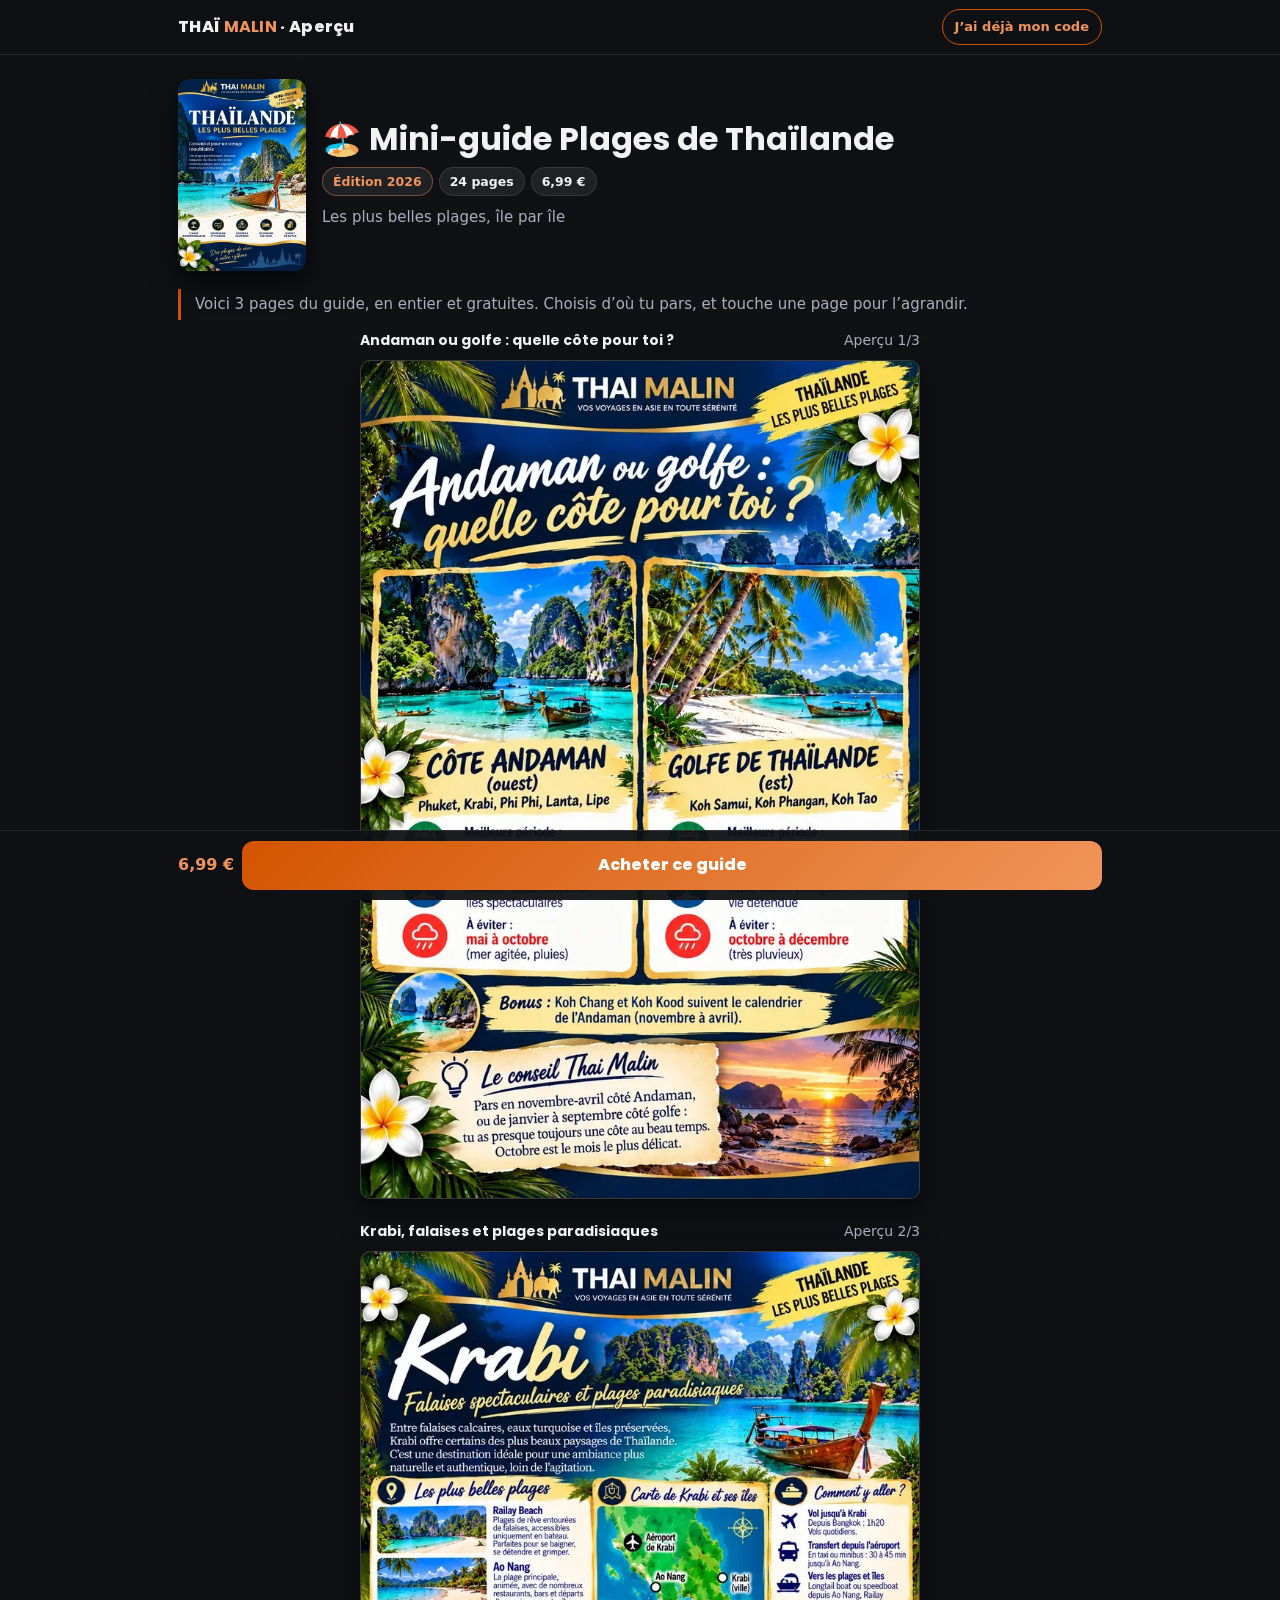
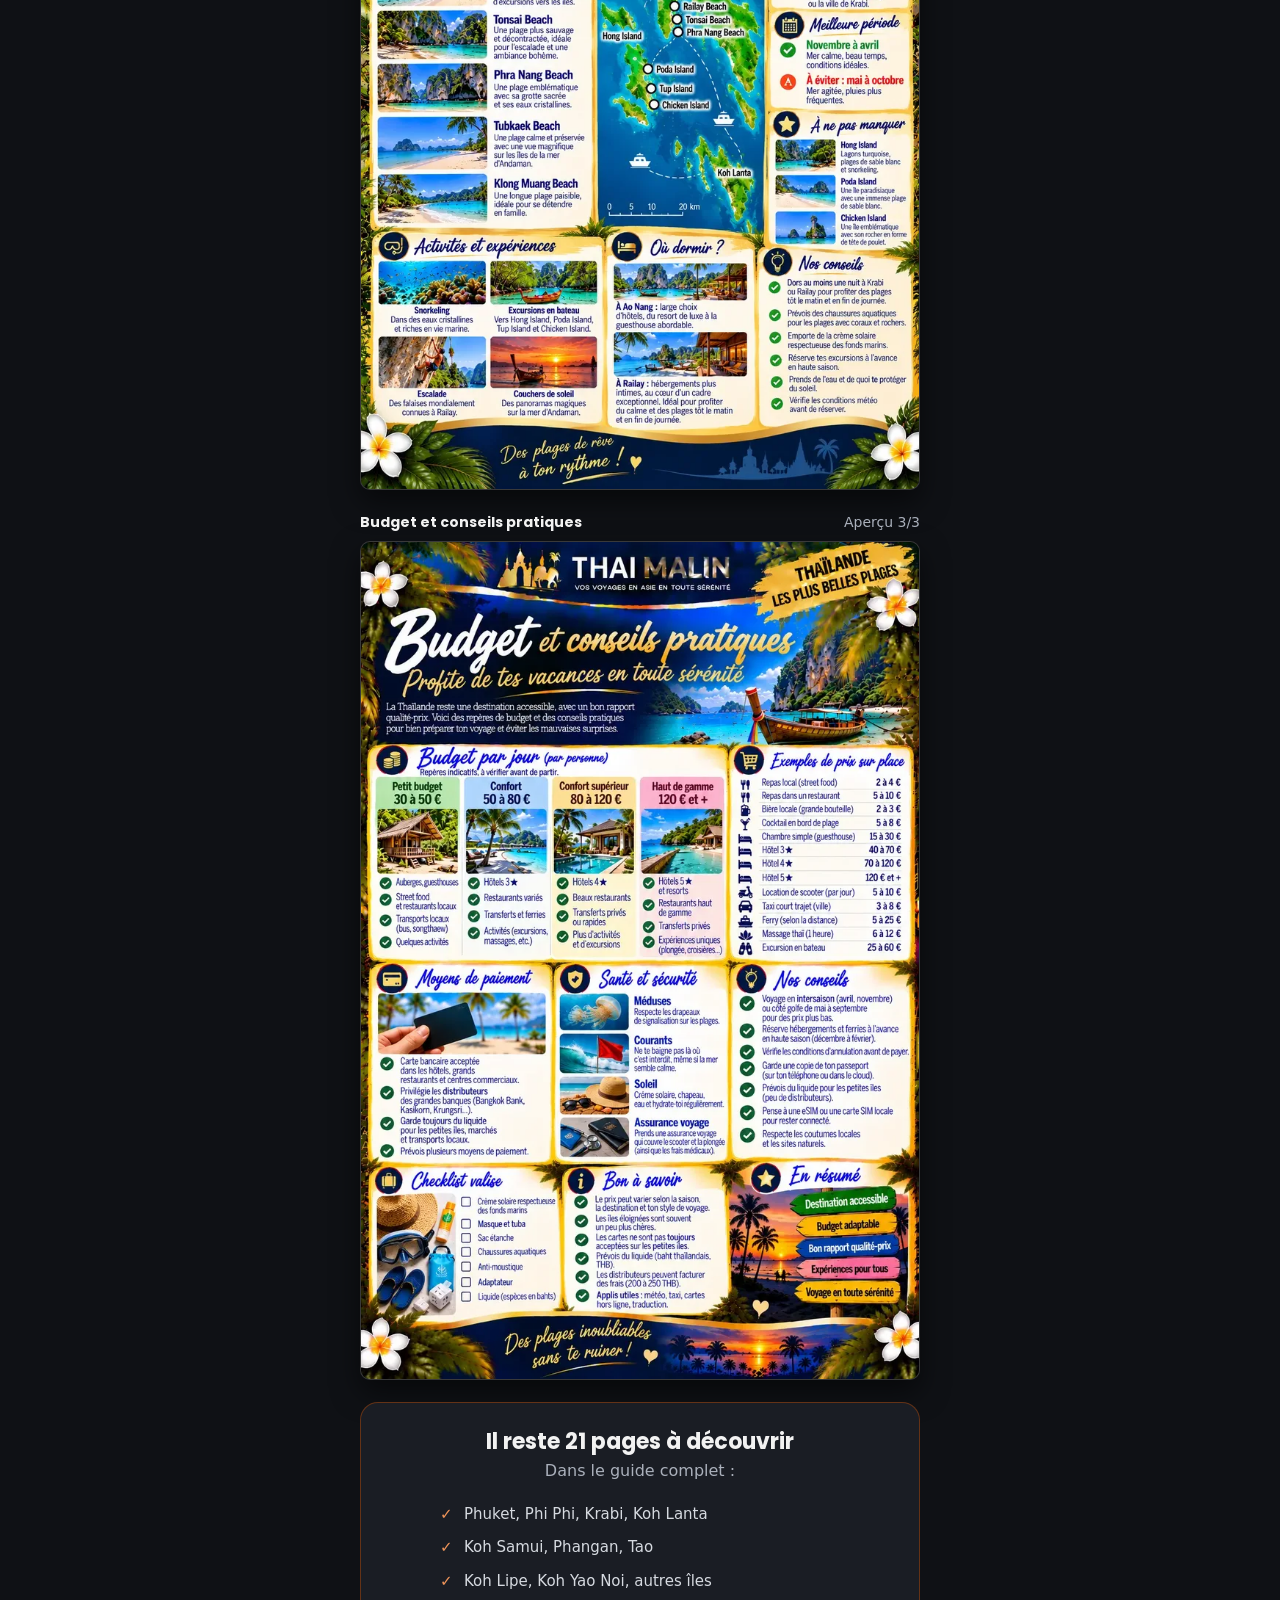
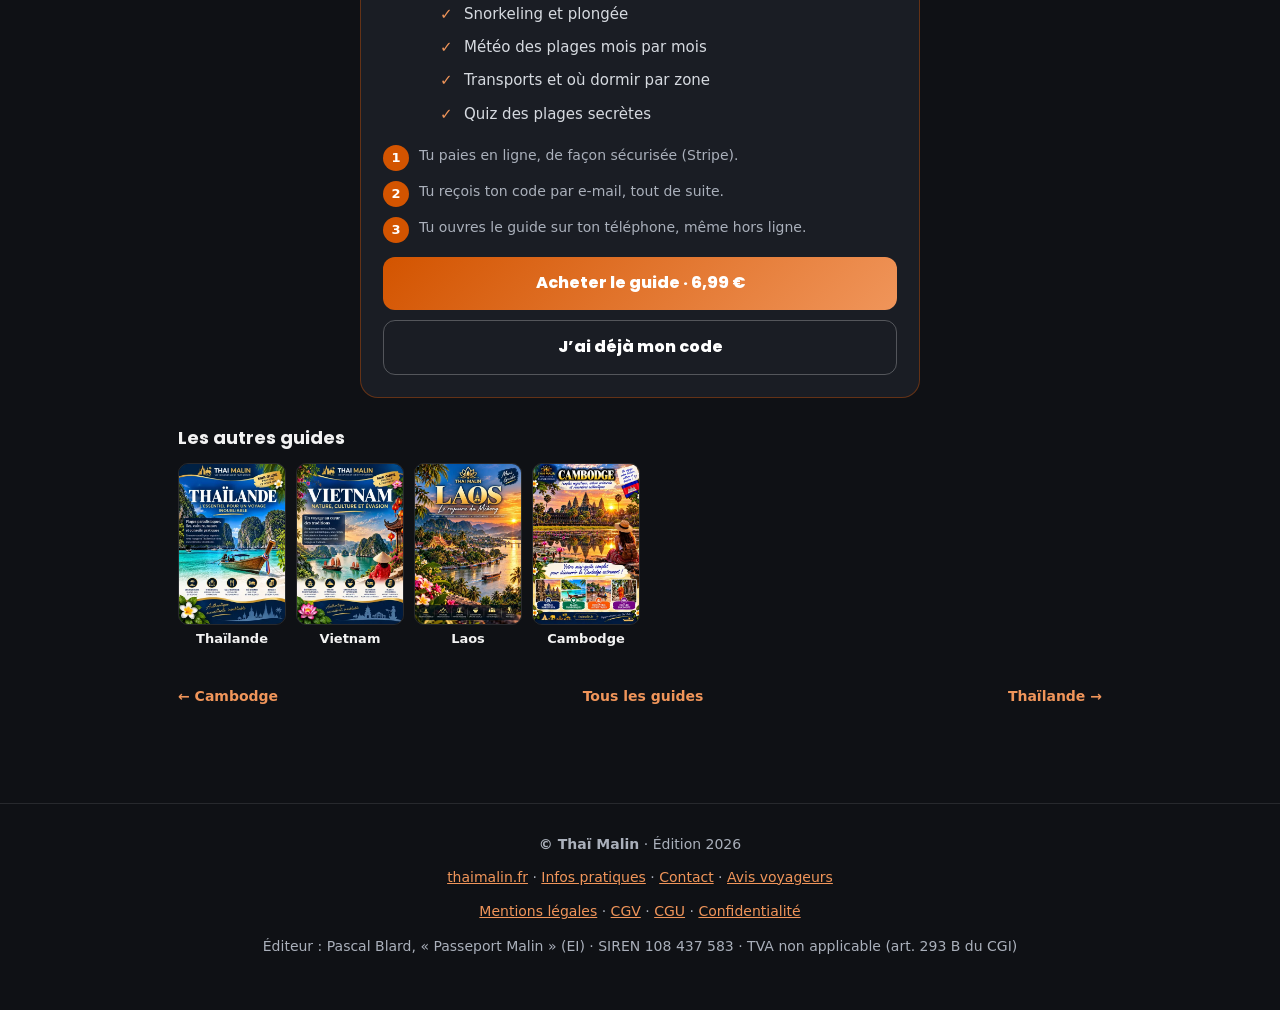
<file: guide/plages.html>
<!DOCTYPE html><html lang="fr"><head><meta charset="utf-8"><meta name="viewport" content="width=device-width,initial-scale=1">
<title>Mini-guide Plages de Thaïlande · aperçu gratuit · Thaï Malin</title><meta name="description" content="3 pages gratuites du Mini-guide Plages de Thaïlande (édition 2026) : Les plus belles plages, île par île.">
<meta property="og:title" content="Mini-guide Plages de Thaïlande · aperçu gratuit · Thaï Malin"><meta property="og:description" content="3 pages gratuites du Mini-guide Plages de Thaïlande (édition 2026) : Les plus belles plages, île par île."><meta property="og:type" content="website"><meta property="og:locale" content="fr_FR">
<meta property="og:image" content="../img/cover-plages.webp"><meta name="theme-color" content="#0f1115"><link rel="icon" href="../img/cover-thailande.webp">
<link rel="preconnect" href="https://fonts.googleapis.com"><link rel="preconnect" href="https://fonts.gstatic.com" crossorigin><link href="https://fonts.googleapis.com/css2?family=Poppins:wght@600;800&display=swap" rel="stylesheet"><link rel="stylesheet" href="../style.css"></head><body>
<header class="top"><div class="w"><a class="logo" href="../index.html">THAÏ <b>MALIN</b> · Aperçu</a><a class="hubl" href="https://pascalb2211-crypto.github.io/voyages-thaimalin/">J’ai déjà mon code</a></div></header>
<main class="w"><div class="gh2"><img src="../img/cover-plages.webp" alt="Couverture Mini-guide Plages de Thaïlande"><div><h1>🏖️ Mini-guide Plages de Thaïlande</h1><span class="pill or">Édition 2026</span><span class="pill">24 pages</span><span class="pill">6,99 €</span><p style="color:var(--mut);font-size:15px;margin-top:4px">Les plus belles plages, île par île</p></div></div>
<p class="quote">Voici 3 pages du guide, en entier et gratuites. Choisis d’où tu pars, et touche une page pour l’agrandir.</p>
<div class="pv"><div class="cap"><b>Andaman ou golfe : quelle côte pour toi ?</b><span>Aperçu 1/3</span></div><img loading="eager" src="../img/p/plages-1.webp" alt="Andaman ou golfe : quelle côte pour toi ?"></div><div class="pv"><div class="cap"><b>Krabi, falaises et plages paradisiaques</b><span>Aperçu 2/3</span></div><img loading="lazy" src="../img/p/plages-2.webp" alt="Krabi, falaises et plages paradisiaques"></div><div class="pv"><div class="cap"><b>Budget et conseils pratiques</b><span>Aperçu 3/3</span></div><img loading="lazy" src="../img/p/plages-3.webp" alt="Budget et conseils pratiques"></div>
<div class="lock"><h2>Il reste 21 pages à découvrir</h2><p style="color:var(--mut)">Dans le guide complet :</p><ul><li>Phuket, Phi Phi, Krabi, Koh Lanta</li><li>Koh Samui, Phangan, Tao</li><li>Koh Lipe, Koh Yao Noi, autres îles</li><li>Snorkeling et plongée</li><li>Météo des plages mois par mois</li><li>Transports et où dormir par zone</li><li>Quiz des plages secrètes</li></ul>
<div class="three"><div><b>1</b>Tu paies en ligne, de façon sécurisée (Stripe).</div><div><b>2</b>Tu reçois ton code par e-mail, tout de suite.</div><div><b>3</b>Tu ouvres le guide sur ton téléphone, même hors ligne.</div></div>
<a class="btn pri" href="https://buy.stripe.com/5kQ7sMbi58vPc0l1rP97G0b">Acheter le guide · 6,99 €</a>
<a class="btn alt" href="https://pascalb2211-crypto.github.io/voyages-thaimalin/">J’ai déjà mon code</a></div>
<h2 style="font-size:18px;margin:26px 0 8px">Les autres guides</h2><div class="others"><a href="thailande.html"><img loading="lazy" src="../img/cover-thailande.webp" alt="">Thaïlande</a><a href="vietnam.html"><img loading="lazy" src="../img/cover-vietnam.webp" alt="">Vietnam</a><a href="laos.html"><img loading="lazy" src="../img/cover-laos.webp" alt="">Laos</a><a href="cambodge.html"><img loading="lazy" src="../img/cover-cambodge.webp" alt="">Cambodge</a></div>
<div class="nav2"><a href="cambodge.html">← Cambodge</a><a href="../index.html#guides">Tous les guides</a><a href="thailande.html">Thaïlande →</a></div></main>
<div class="sticky"><div class="w"><span class="pp">6,99 €</span><a class="btn pri" href="https://buy.stripe.com/5kQ7sMbi58vPc0l1rP97G0b">Acheter ce guide</a></div></div><footer><div class="w"><p><b>© Thaï Malin</b> · Édition 2026</p><p class="fl"><a href="https://www.thaimalin.fr">thaimalin.fr</a> · <a href="../infos.html">Infos pratiques</a> · <a href="https://www.thaimalin.fr/contact">Contact</a> · <a href="https://www.thaimalin.fr/guide-premium/avis-voyageurs-thai-malin">Avis voyageurs</a></p><p class="fl"><a href="https://www.thaimalin.fr/informations-legales/mentions-legales">Mentions légales</a> · <a href="https://www.thaimalin.fr/informations-legales/cgv">CGV</a> · <a href="https://www.thaimalin.fr/informations-legales/cgu">CGU</a> · <a href="https://www.thaimalin.fr/informations-legales/politique-de-confidentialite">Confidentialité</a></p><p class="fl">Éditeur : Pascal Blard, « Passeport Malin » (EI) · SIREN 108 437 583 · TVA non applicable (art. 293 B du CGI)</p></div></footer>
<script src="../config.js"></script><script src="../app.js"></script></body></html>
</file>
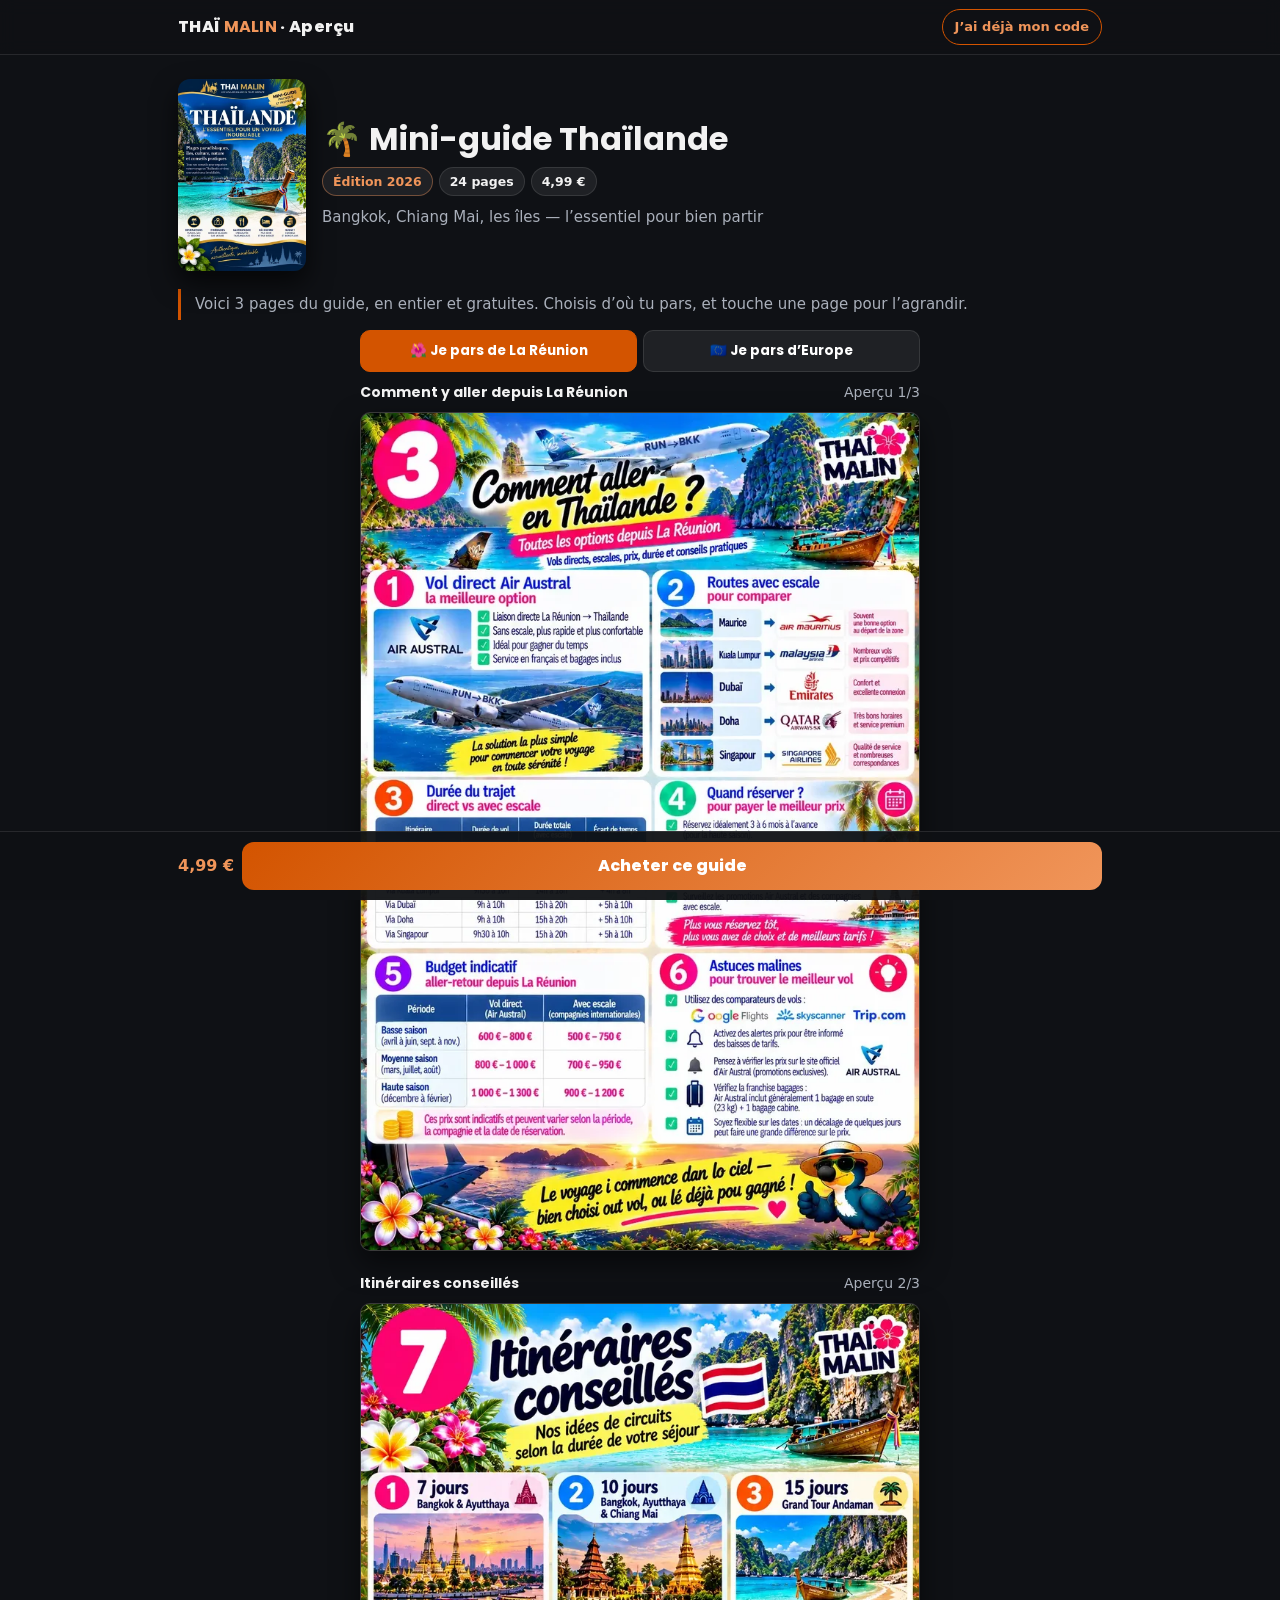
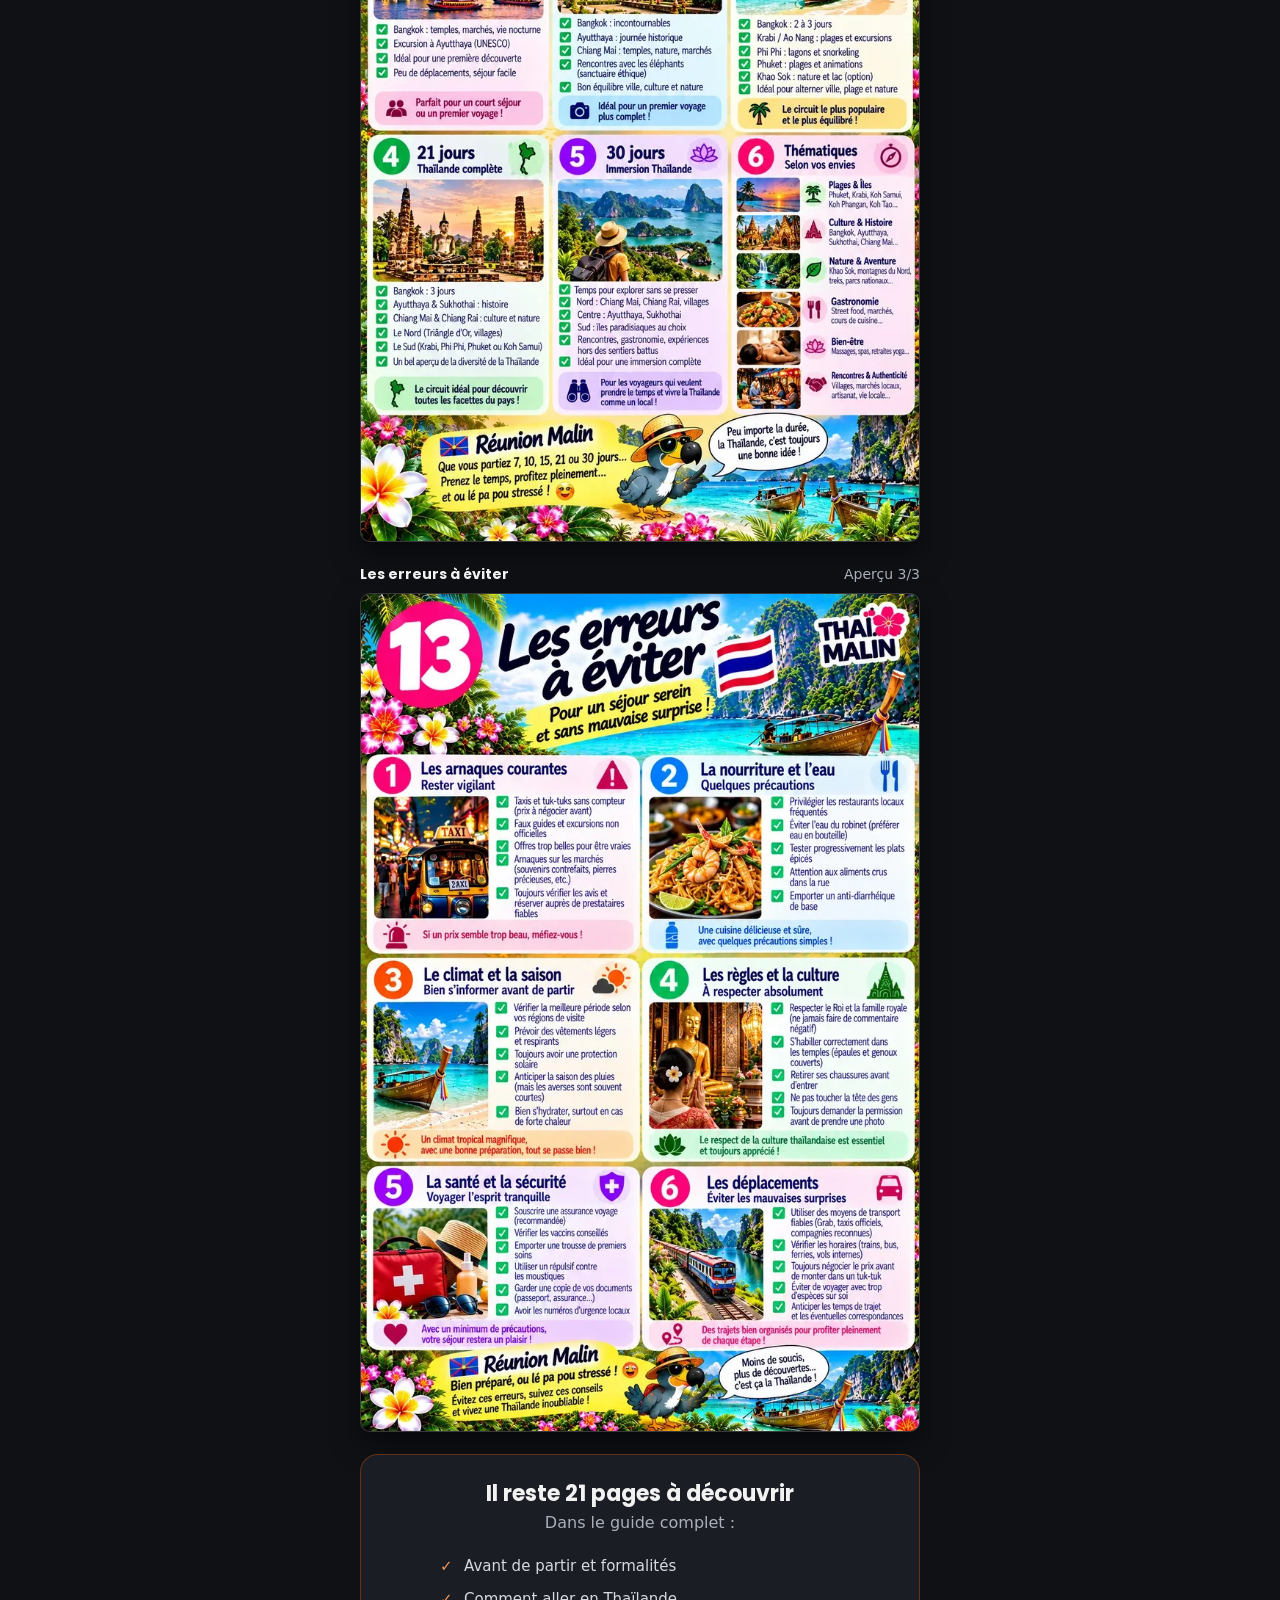
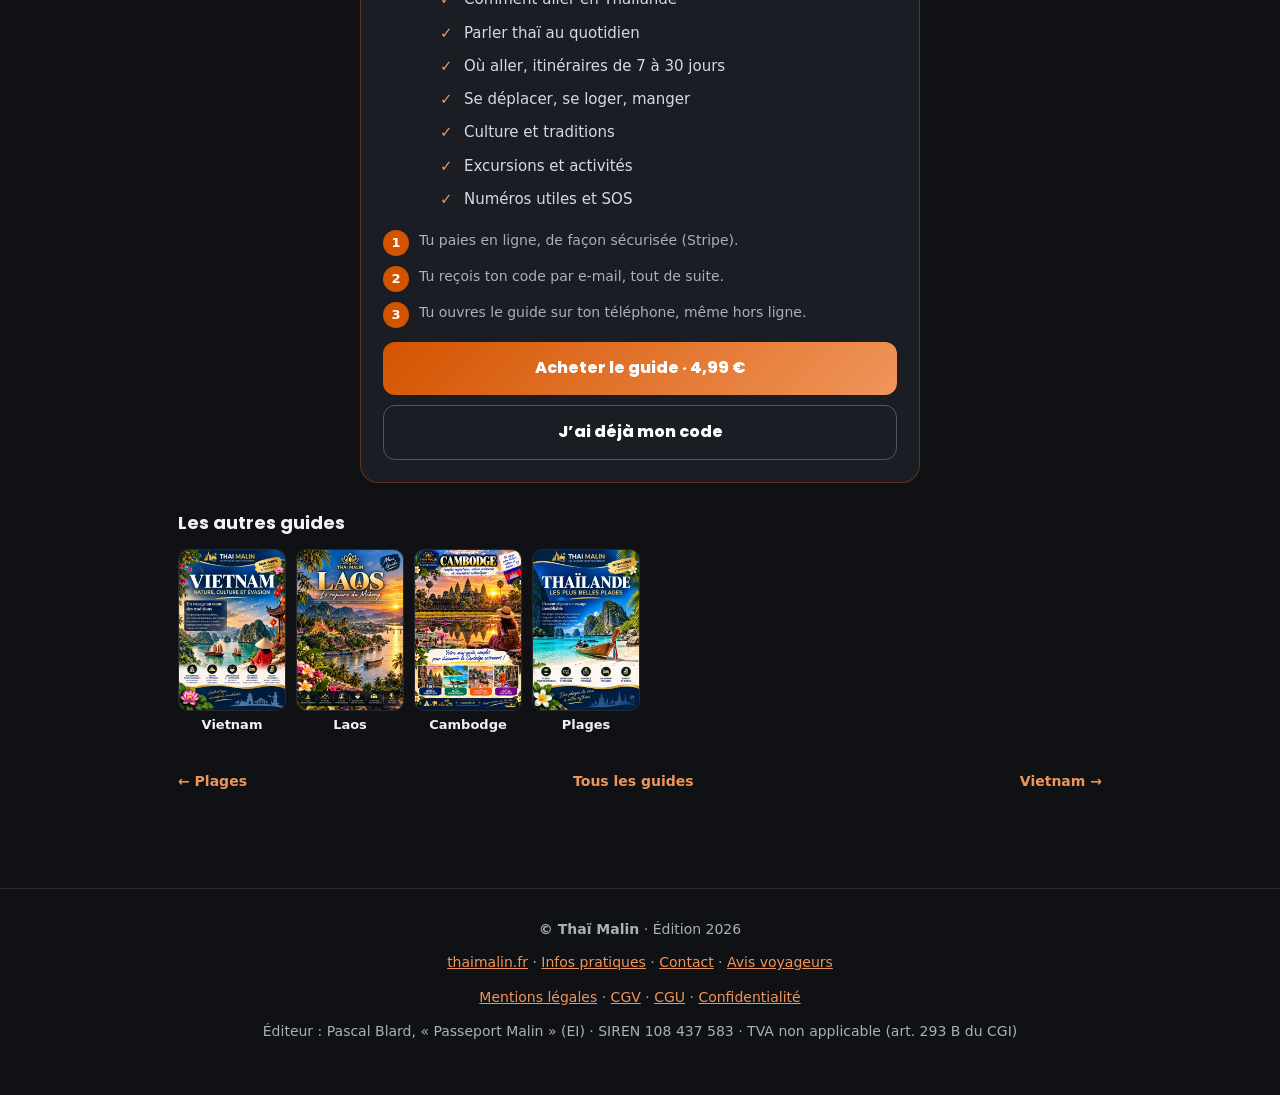
<file: guide/thailande.html>
<!DOCTYPE html><html lang="fr"><head><meta charset="utf-8"><meta name="viewport" content="width=device-width,initial-scale=1">
<title>Mini-guide Thaïlande · aperçu gratuit · Thaï Malin</title><meta name="description" content="3 pages gratuites du Mini-guide Thaïlande (édition 2026) : Bangkok, Chiang Mai, les îles — l’essentiel pour bien partir.">
<meta property="og:title" content="Mini-guide Thaïlande · aperçu gratuit · Thaï Malin"><meta property="og:description" content="3 pages gratuites du Mini-guide Thaïlande (édition 2026) : Bangkok, Chiang Mai, les îles — l’essentiel pour bien partir."><meta property="og:type" content="website"><meta property="og:locale" content="fr_FR">
<meta property="og:image" content="../img/cover-thailande.webp"><meta name="theme-color" content="#0f1115"><link rel="icon" href="../img/cover-thailande.webp">
<link rel="preconnect" href="https://fonts.googleapis.com"><link rel="preconnect" href="https://fonts.gstatic.com" crossorigin><link href="https://fonts.googleapis.com/css2?family=Poppins:wght@600;800&display=swap" rel="stylesheet"><link rel="stylesheet" href="../style.css"></head><body>
<header class="top"><div class="w"><a class="logo" href="../index.html">THAÏ <b>MALIN</b> · Aperçu</a><a class="hubl" href="https://pascalb2211-crypto.github.io/voyages-thaimalin/">J’ai déjà mon code</a></div></header>
<main class="w"><div class="gh2"><img src="../img/cover-thailande.webp" alt="Couverture Mini-guide Thaïlande"><div><h1>🌴 Mini-guide Thaïlande</h1><span class="pill or">Édition 2026</span><span class="pill">24 pages</span><span class="pill">4,99 €</span><p style="color:var(--mut);font-size:15px;margin-top:4px">Bangkok, Chiang Mai, les îles — l’essentiel pour bien partir</p></div></div>
<p class="quote">Voici 3 pages du guide, en entier et gratuites. Choisis d’où tu pars, et touche une page pour l’agrandir.</p>
<div class="pv" id="pv1"><div class="seg" role="tablist"><button type="button" data-from="r" class="on">🌺 Je pars de La Réunion</button><button type="button" data-from="a">🇪🇺 Je pars d’Europe</button></div><div class="cap"><b id="pv1cap" data-r="Comment y aller depuis La Réunion" data-a="Comment y aller depuis la France et l’Europe">Comment y aller depuis La Réunion</b><span>Aperçu 1/3</span></div><img id="pv1img" data-r="../img/p/thailande-1r.webp" data-a="../img/p/thailande-1a.webp" src="../img/p/thailande-1r.webp" alt="Comment y aller depuis La Réunion"></div><div class="pv"><div class="cap"><b>Itinéraires conseillés</b><span>Aperçu 2/3</span></div><img loading="lazy" src="../img/p/thailande-2.webp" alt="Itinéraires conseillés"></div><div class="pv"><div class="cap"><b>Les erreurs à éviter</b><span>Aperçu 3/3</span></div><img loading="lazy" src="../img/p/thailande-3.webp" alt="Les erreurs à éviter"></div>
<div class="lock"><h2>Il reste 21 pages à découvrir</h2><p style="color:var(--mut)">Dans le guide complet :</p><ul><li>Avant de partir et formalités</li><li>Comment aller en Thaïlande</li><li>Parler thaï au quotidien</li><li>Où aller, itinéraires de 7 à 30 jours</li><li>Se déplacer, se loger, manger</li><li>Culture et traditions</li><li>Excursions et activités</li><li>Numéros utiles et SOS</li></ul>
<div class="three"><div><b>1</b>Tu paies en ligne, de façon sécurisée (Stripe).</div><div><b>2</b>Tu reçois ton code par e-mail, tout de suite.</div><div><b>3</b>Tu ouvres le guide sur ton téléphone, même hors ligne.</div></div>
<a class="btn pri" href="https://buy.stripe.com/eVq3cw3PD7rL8O9eeB97G03">Acheter le guide · 4,99 €</a>
<a class="btn alt" href="https://pascalb2211-crypto.github.io/voyages-thaimalin/">J’ai déjà mon code</a></div>
<h2 style="font-size:18px;margin:26px 0 8px">Les autres guides</h2><div class="others"><a href="vietnam.html"><img loading="lazy" src="../img/cover-vietnam.webp" alt="">Vietnam</a><a href="laos.html"><img loading="lazy" src="../img/cover-laos.webp" alt="">Laos</a><a href="cambodge.html"><img loading="lazy" src="../img/cover-cambodge.webp" alt="">Cambodge</a><a href="plages.html"><img loading="lazy" src="../img/cover-plages.webp" alt="">Plages</a></div>
<div class="nav2"><a href="plages.html">← Plages</a><a href="../index.html#guides">Tous les guides</a><a href="vietnam.html">Vietnam →</a></div></main>
<div class="sticky"><div class="w"><span class="pp">4,99 €</span><a class="btn pri" href="https://buy.stripe.com/eVq3cw3PD7rL8O9eeB97G03">Acheter ce guide</a></div></div><footer><div class="w"><p><b>© Thaï Malin</b> · Édition 2026</p><p class="fl"><a href="https://www.thaimalin.fr">thaimalin.fr</a> · <a href="../infos.html">Infos pratiques</a> · <a href="https://www.thaimalin.fr/contact">Contact</a> · <a href="https://www.thaimalin.fr/guide-premium/avis-voyageurs-thai-malin">Avis voyageurs</a></p><p class="fl"><a href="https://www.thaimalin.fr/informations-legales/mentions-legales">Mentions légales</a> · <a href="https://www.thaimalin.fr/informations-legales/cgv">CGV</a> · <a href="https://www.thaimalin.fr/informations-legales/cgu">CGU</a> · <a href="https://www.thaimalin.fr/informations-legales/politique-de-confidentialite">Confidentialité</a></p><p class="fl">Éditeur : Pascal Blard, « Passeport Malin » (EI) · SIREN 108 437 583 · TVA non applicable (art. 293 B du CGI)</p></div></footer>
<script src="../config.js"></script><script src="../app.js"></script></body></html>
</file>
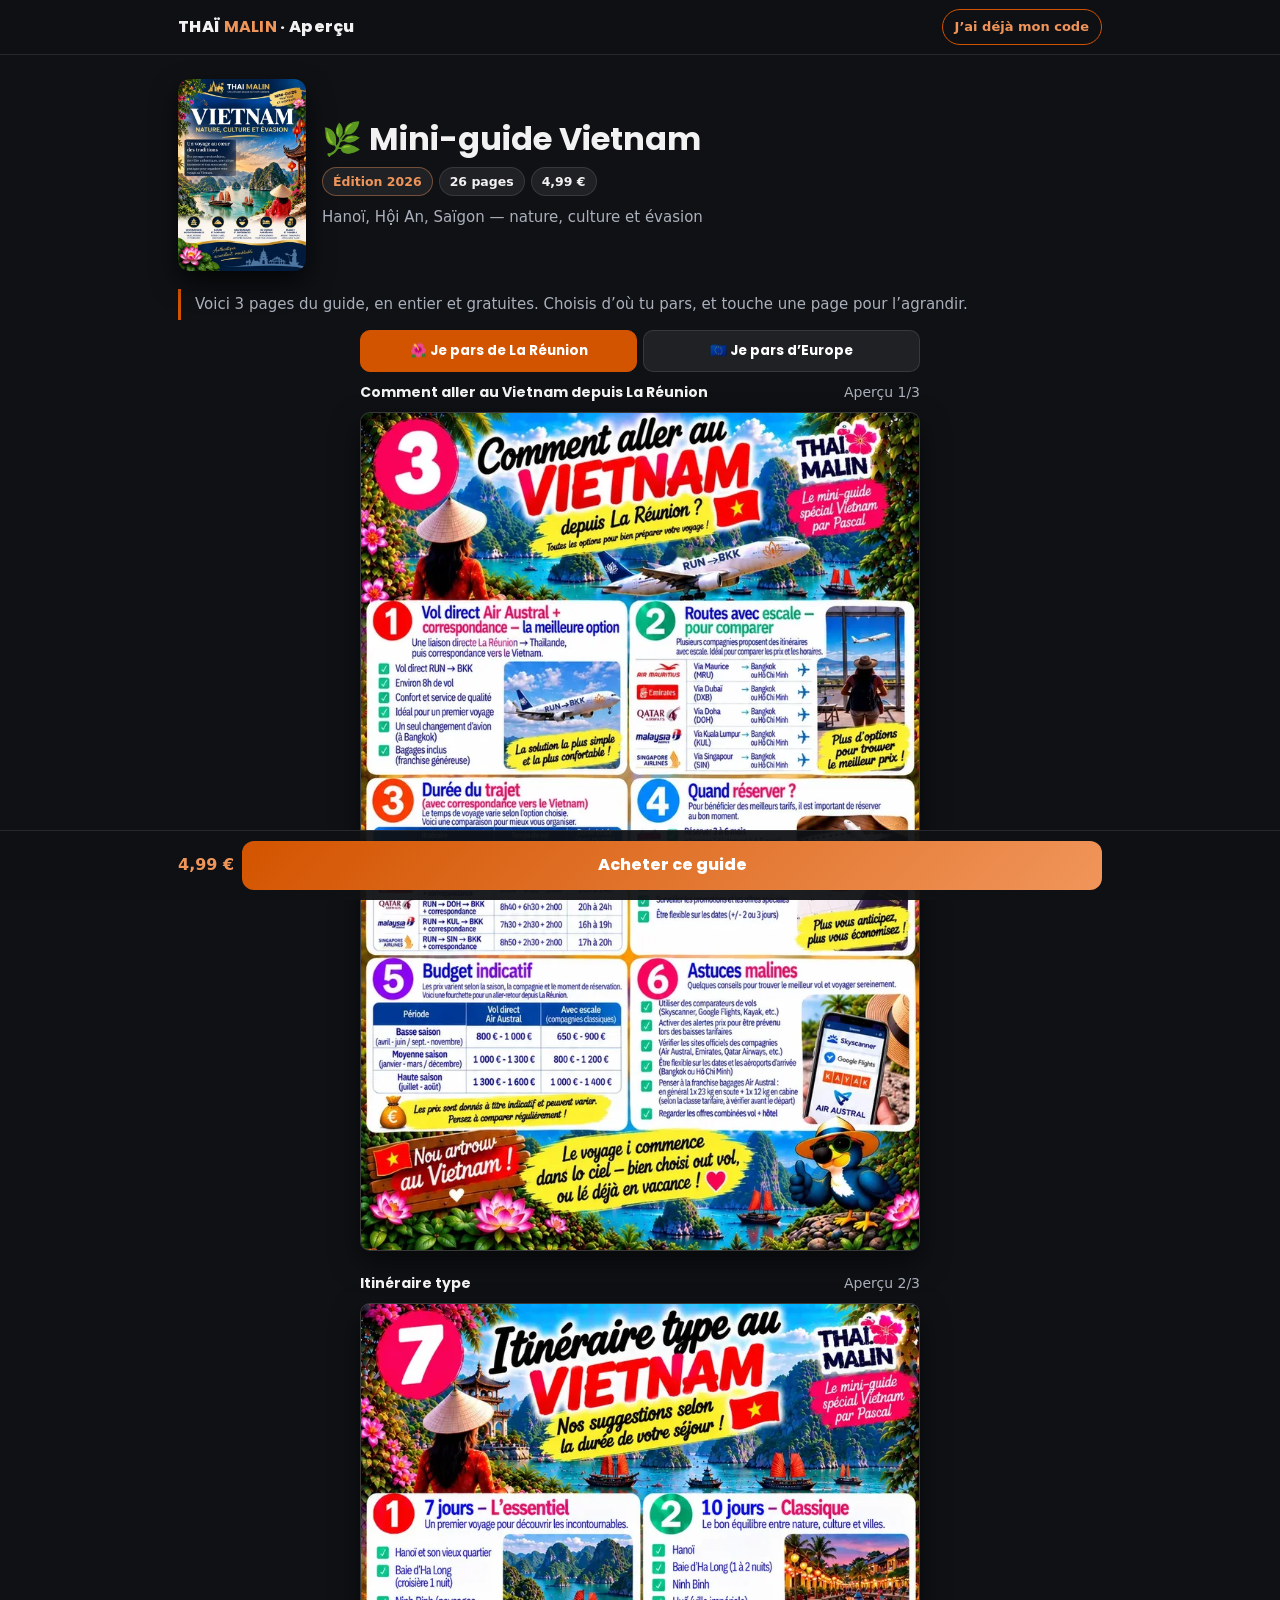
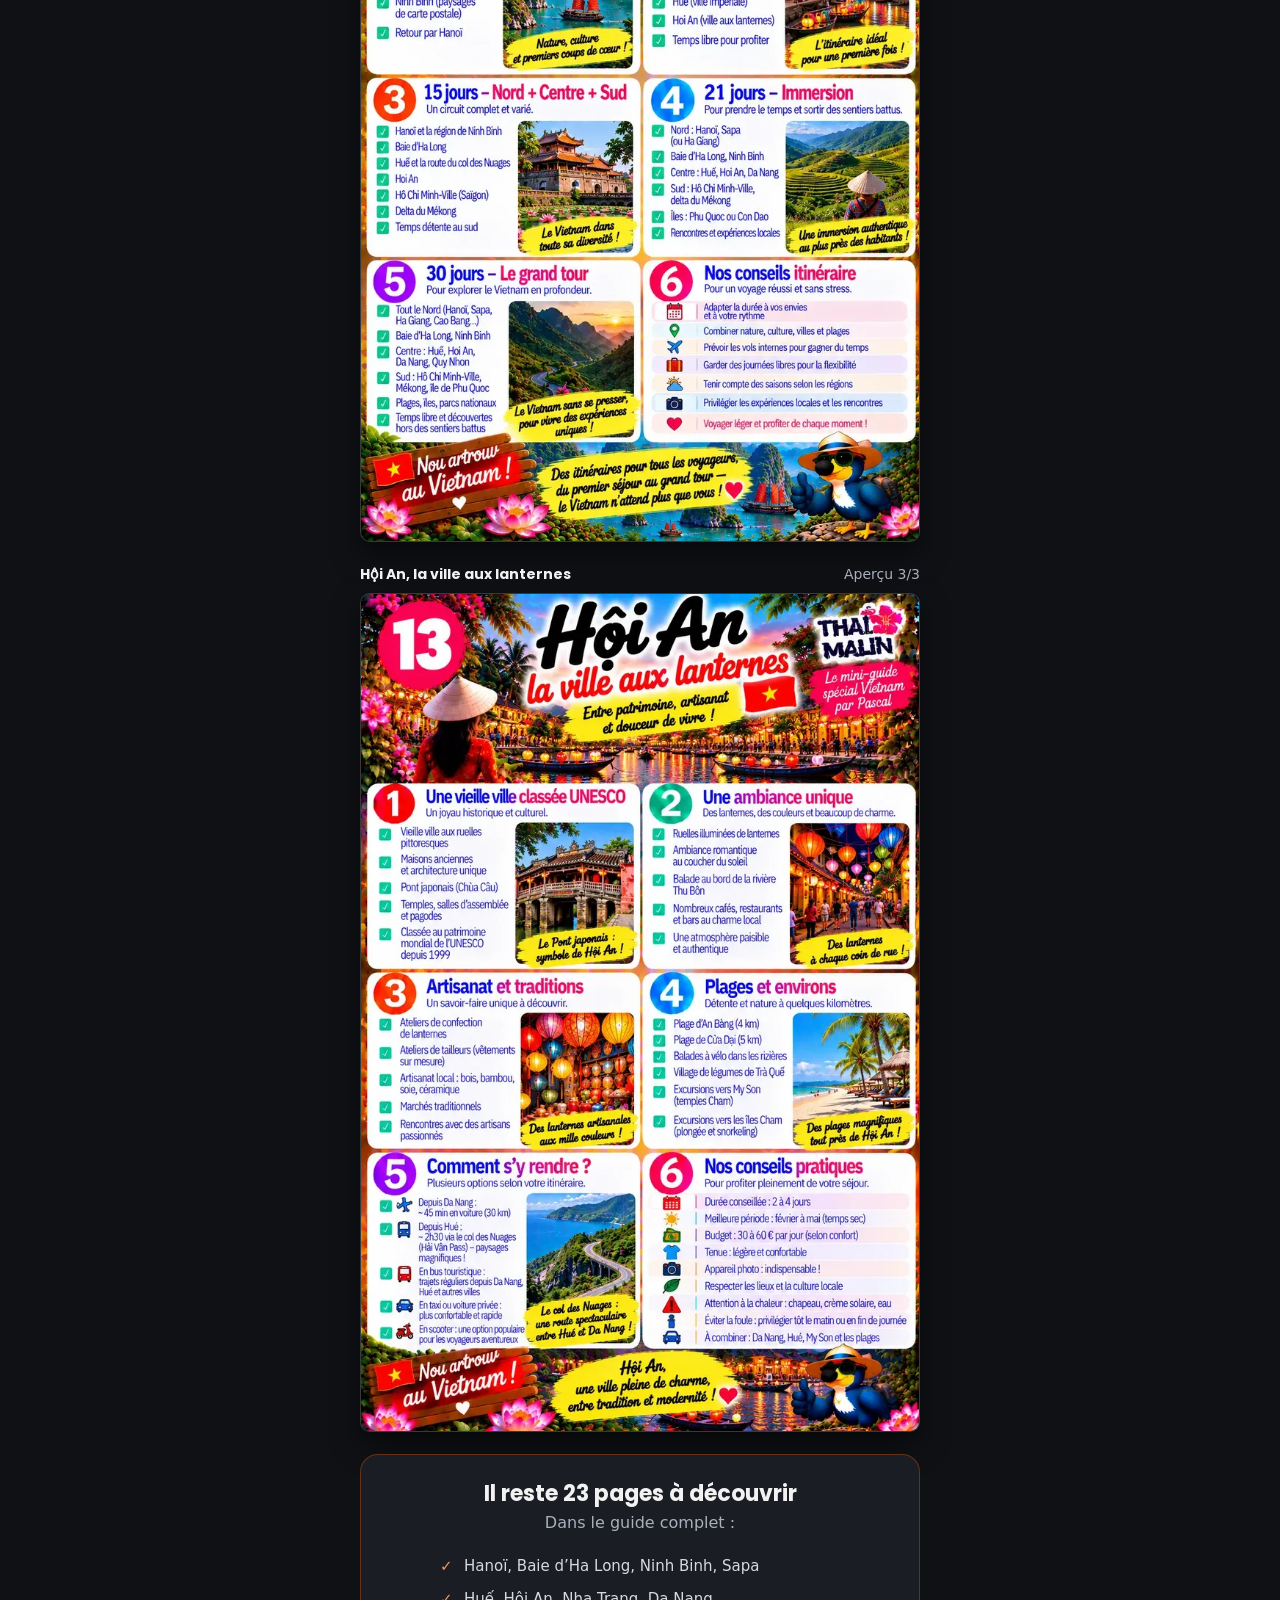
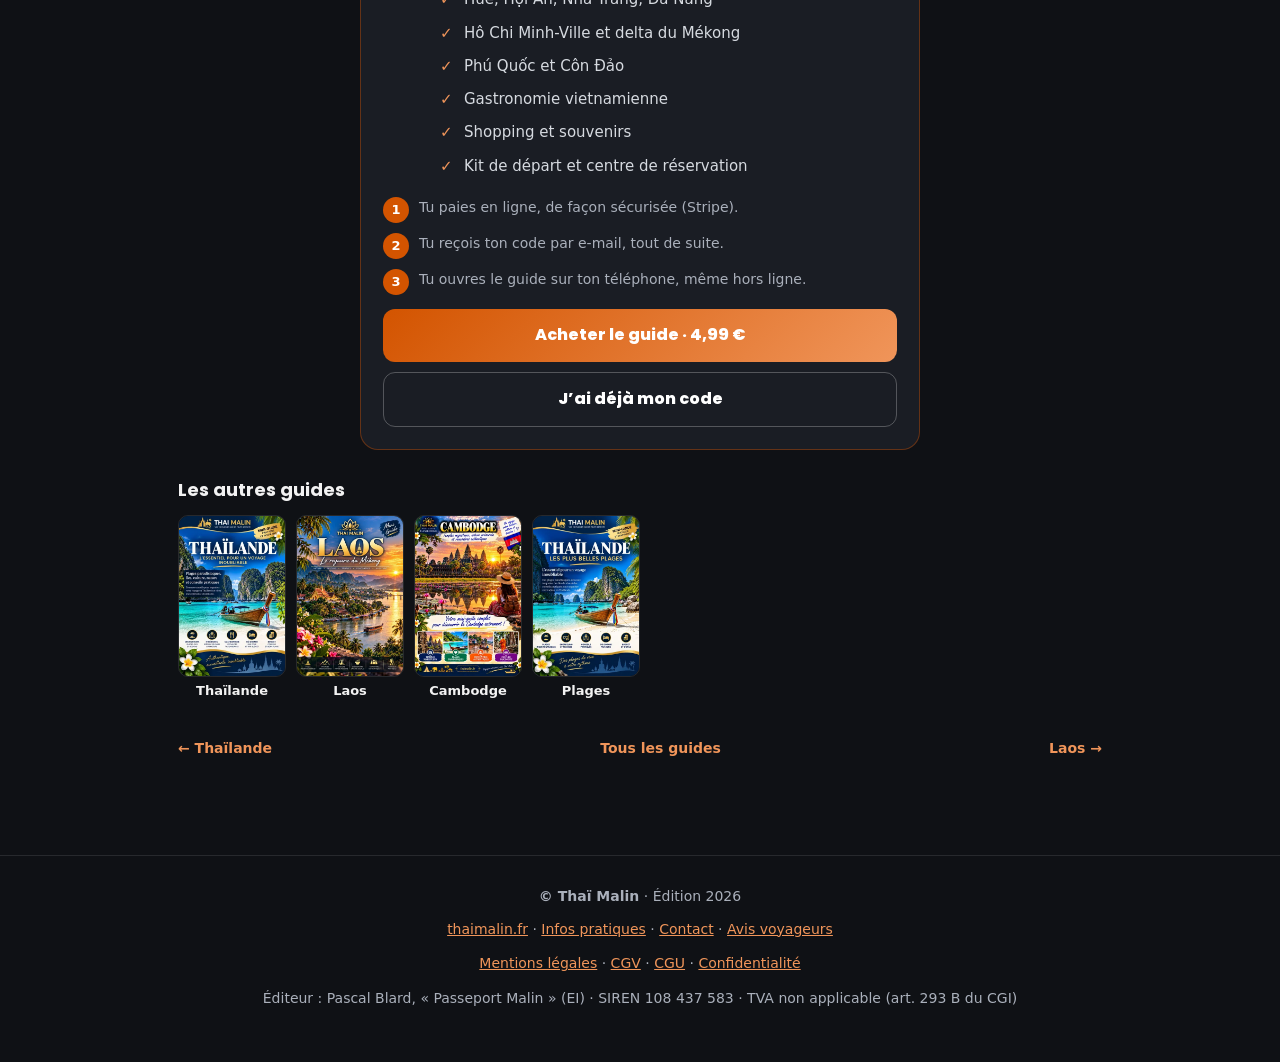
<file: guide/vietnam.html>
<!DOCTYPE html><html lang="fr"><head><meta charset="utf-8"><meta name="viewport" content="width=device-width,initial-scale=1">
<title>Mini-guide Vietnam · aperçu gratuit · Thaï Malin</title><meta name="description" content="3 pages gratuites du Mini-guide Vietnam (édition 2026) : Hanoï, Hội An, Saïgon — nature, culture et évasion.">
<meta property="og:title" content="Mini-guide Vietnam · aperçu gratuit · Thaï Malin"><meta property="og:description" content="3 pages gratuites du Mini-guide Vietnam (édition 2026) : Hanoï, Hội An, Saïgon — nature, culture et évasion."><meta property="og:type" content="website"><meta property="og:locale" content="fr_FR">
<meta property="og:image" content="../img/cover-vietnam.webp"><meta name="theme-color" content="#0f1115"><link rel="icon" href="../img/cover-thailande.webp">
<link rel="preconnect" href="https://fonts.googleapis.com"><link rel="preconnect" href="https://fonts.gstatic.com" crossorigin><link href="https://fonts.googleapis.com/css2?family=Poppins:wght@600;800&display=swap" rel="stylesheet"><link rel="stylesheet" href="../style.css"></head><body>
<header class="top"><div class="w"><a class="logo" href="../index.html">THAÏ <b>MALIN</b> · Aperçu</a><a class="hubl" href="https://pascalb2211-crypto.github.io/voyages-thaimalin/">J’ai déjà mon code</a></div></header>
<main class="w"><div class="gh2"><img src="../img/cover-vietnam.webp" alt="Couverture Mini-guide Vietnam"><div><h1>🌿 Mini-guide Vietnam</h1><span class="pill or">Édition 2026</span><span class="pill">26 pages</span><span class="pill">4,99 €</span><p style="color:var(--mut);font-size:15px;margin-top:4px">Hanoï, Hội An, Saïgon — nature, culture et évasion</p></div></div>
<p class="quote">Voici 3 pages du guide, en entier et gratuites. Choisis d’où tu pars, et touche une page pour l’agrandir.</p>
<div class="pv" id="pv1"><div class="seg" role="tablist"><button type="button" data-from="r" class="on">🌺 Je pars de La Réunion</button><button type="button" data-from="a">🇪🇺 Je pars d’Europe</button></div><div class="cap"><b id="pv1cap" data-r="Comment aller au Vietnam depuis La Réunion" data-a="Comment y aller depuis la France et l’Europe">Comment aller au Vietnam depuis La Réunion</b><span>Aperçu 1/3</span></div><img id="pv1img" data-r="../img/p/vietnam-1r.webp" data-a="../img/p/vietnam-1a.webp" src="../img/p/vietnam-1r.webp" alt="Comment aller au Vietnam depuis La Réunion"></div><div class="pv"><div class="cap"><b>Itinéraire type</b><span>Aperçu 2/3</span></div><img loading="lazy" src="../img/p/vietnam-2.webp" alt="Itinéraire type"></div><div class="pv"><div class="cap"><b>Hội An, la ville aux lanternes</b><span>Aperçu 3/3</span></div><img loading="lazy" src="../img/p/vietnam-3.webp" alt="Hội An, la ville aux lanternes"></div>
<div class="lock"><h2>Il reste 23 pages à découvrir</h2><p style="color:var(--mut)">Dans le guide complet :</p><ul><li>Hanoï, Baie d’Ha Long, Ninh Binh, Sapa</li><li>Huế, Hội An, Nha Trang, Da Nang</li><li>Hô Chi Minh-Ville et delta du Mékong</li><li>Phú Quốc et Côn Đảo</li><li>Gastronomie vietnamienne</li><li>Shopping et souvenirs</li><li>Kit de départ et centre de réservation</li></ul>
<div class="three"><div><b>1</b>Tu paies en ligne, de façon sécurisée (Stripe).</div><div><b>2</b>Tu reçois ton code par e-mail, tout de suite.</div><div><b>3</b>Tu ouvres le guide sur ton téléphone, même hors ligne.</div></div>
<a class="btn pri" href="https://buy.stripe.com/5kQ6oI1Hv7rL6G16M997G08">Acheter le guide · 4,99 €</a>
<a class="btn alt" href="https://pascalb2211-crypto.github.io/voyages-thaimalin/">J’ai déjà mon code</a></div>
<h2 style="font-size:18px;margin:26px 0 8px">Les autres guides</h2><div class="others"><a href="thailande.html"><img loading="lazy" src="../img/cover-thailande.webp" alt="">Thaïlande</a><a href="laos.html"><img loading="lazy" src="../img/cover-laos.webp" alt="">Laos</a><a href="cambodge.html"><img loading="lazy" src="../img/cover-cambodge.webp" alt="">Cambodge</a><a href="plages.html"><img loading="lazy" src="../img/cover-plages.webp" alt="">Plages</a></div>
<div class="nav2"><a href="thailande.html">← Thaïlande</a><a href="../index.html#guides">Tous les guides</a><a href="laos.html">Laos →</a></div></main>
<div class="sticky"><div class="w"><span class="pp">4,99 €</span><a class="btn pri" href="https://buy.stripe.com/5kQ6oI1Hv7rL6G16M997G08">Acheter ce guide</a></div></div><footer><div class="w"><p><b>© Thaï Malin</b> · Édition 2026</p><p class="fl"><a href="https://www.thaimalin.fr">thaimalin.fr</a> · <a href="../infos.html">Infos pratiques</a> · <a href="https://www.thaimalin.fr/contact">Contact</a> · <a href="https://www.thaimalin.fr/guide-premium/avis-voyageurs-thai-malin">Avis voyageurs</a></p><p class="fl"><a href="https://www.thaimalin.fr/informations-legales/mentions-legales">Mentions légales</a> · <a href="https://www.thaimalin.fr/informations-legales/cgv">CGV</a> · <a href="https://www.thaimalin.fr/informations-legales/cgu">CGU</a> · <a href="https://www.thaimalin.fr/informations-legales/politique-de-confidentialite">Confidentialité</a></p><p class="fl">Éditeur : Pascal Blard, « Passeport Malin » (EI) · SIREN 108 437 583 · TVA non applicable (art. 293 B du CGI)</p></div></footer>
<script src="../config.js"></script><script src="../app.js"></script></body></html>
</file>
<file: style.css>
:root{--bg:#0f1115;--card:#1a1d24;--card2:#222731;--line:#ffffff1a;--tx:#f2f2f2;--mut:#aab0bb;--or:#d35400;--or2:#f0955a}
*{box-sizing:border-box;margin:0;padding:0}html{scroll-behavior:smooth}
body{background:var(--bg);color:var(--tx);font:16px/1.55 "Segoe UI",system-ui,Arial,sans-serif;-webkit-text-size-adjust:100%}
a{color:inherit}img,video{max-width:100%;display:block}
.w{max-width:960px;margin:0 auto;padding:0 18px}
header.top{position:sticky;top:0;z-index:20;background:#0f1115ee;backdrop-filter:blur(8px);border-bottom:1px solid var(--line)}
header.top .w{display:flex;align-items:center;justify-content:space-between;height:54px;gap:10px}
.logo{font-weight:800;letter-spacing:.3px;text-decoration:none}.logo b{color:var(--or2)}
.hubl{font-size:13px;font-weight:700;text-decoration:none;border:1px solid var(--or);color:var(--or2);padding:7px 12px;border-radius:99px;white-space:nowrap}
.btn{display:inline-block;text-decoration:none;font-weight:800;border:0;border-radius:12px;padding:14px 22px;cursor:pointer;font-size:16px;text-align:center}
.btn.pri{background:linear-gradient(135deg,#d35400,#f0955a);color:#fff}
.btn.alt{background:transparent;border:1.5px solid #ffffff40;color:#fff}
.btn.sm{padding:10px 14px;font-size:14px;border-radius:10px}
.hero{padding:44px 0 30px;text-align:center;background:radial-gradient(ellipse at 50% 0,#d3540033,transparent 65%)}
.hero h1{font-size:clamp(28px,6.5vw,44px);line-height:1.15;margin-bottom:14px}.hero h1 em{font-style:normal;color:var(--or2)}
.hero p{color:var(--mut);max-width:560px;margin:0 auto 22px;font-size:17px}
.hero .cta{display:flex;gap:10px;justify-content:center;flex-wrap:wrap}
.badge{display:inline-block;font-size:12px;font-weight:800;letter-spacing:.6px;text-transform:uppercase;color:var(--or2);border:1px solid #f0955a55;border-radius:99px;padding:4px 12px;margin-bottom:14px}
section{padding:38px 0}
section h2{font-size:clamp(22px,5vw,30px);margin-bottom:6px}
.lead{color:var(--mut);margin-bottom:22px}
.steps{display:grid;gap:12px}
@media(min-width:700px){.steps{grid-template-columns:repeat(3,1fr)}}
.step{background:var(--card);border:1px solid var(--line);border-radius:16px;padding:18px}
.step .n{width:34px;height:34px;border-radius:50%;background:var(--or);display:grid;place-items:center;font-weight:800;margin-bottom:10px}
.step h3{font-size:17px;margin-bottom:4px}.step p{color:var(--mut);font-size:15px}
.grid{display:grid;gap:14px;grid-template-columns:repeat(auto-fill,minmax(270px,1fr))}
.gc{background:var(--card);border:1px solid var(--line);border-radius:18px;overflow:hidden;display:flex;flex-direction:column}
.gc img.cv{width:100%;aspect-ratio:2/3;object-fit:cover;background:#222}
.gc .b{padding:14px 16px 16px;display:flex;flex-direction:column;gap:6px;flex:1}
.gc h3{font-size:18px}.gc .t{color:var(--mut);font-size:14px;flex:1}
.gc .pr{font-weight:800;color:var(--or2)}.gc .ed{font-size:11px;font-weight:800;letter-spacing:.5px;text-transform:uppercase;color:var(--mut)}
.gc .row{display:flex;gap:8px;margin-top:6px}.gc .row .btn{flex:1}
.shots{display:flex;gap:14px;overflow-x:auto;scroll-snap-type:x mandatory;padding:4px 18px 14px;margin:0 -18px;-webkit-overflow-scrolling:touch}
.shot{flex:0 0 min(62vw,230px);scroll-snap-align:center}
.shot img{border-radius:20px;border:1px solid var(--line);width:100%;aspect-ratio:390/844;object-fit:cover}
.shot p{font-size:14px;margin-top:8px;text-align:center}.shot p b{display:block;color:var(--or2)}
.feat{display:grid;gap:10px;grid-template-columns:repeat(auto-fit,minmax(220px,1fr));margin-top:14px}
.feat div{background:var(--card);border:1px solid var(--line);border-radius:14px;padding:14px;font-size:15px}.feat b{display:block;margin-bottom:2px}
.vid{max-width:300px;margin:0 auto;border-radius:22px;overflow:hidden;border:1px solid var(--line);background:#000}
.vid video{width:100%}
.two{display:grid;gap:12px}@media(min-width:700px){.two{grid-template-columns:1fr 1fr}}
.box{background:var(--card);border:1px solid var(--line);border-radius:16px;padding:18px}.box h3{margin-bottom:6px}.box ol{padding-left:20px;color:var(--mut);font-size:15px}.box li{margin:4px 0}
details{background:var(--card);border:1px solid var(--line);border-radius:14px;padding:14px 16px;margin-bottom:10px}
summary{font-weight:700;cursor:pointer;list-style:none}summary::-webkit-details-marker{display:none}
.faqmain>summary{font-size:22px;font-weight:800;padding:18px 0;border-bottom:1px solid var(--line)}.faqmain[open]>summary{margin-bottom:6px}summary::after{content:"+";float:right;color:var(--or2);font-size:20px;line-height:1}details[open] summary::after{content:"–"}
details p{color:var(--mut);margin-top:8px;font-size:15px}
.mail{background:linear-gradient(135deg,#d3540022,#1a1d24);border:1px solid #d3540055;border-radius:18px;padding:20px;text-align:center}
.mail form{display:flex;gap:8px;flex-wrap:wrap;margin-top:12px}.mail input[type=email]{flex:1 1 200px;padding:13px;border-radius:10px;border:1px solid #ffffff30;background:#12151b;color:#fff;font-size:16px}
.mail label{font-size:12px;color:var(--mut);display:block;text-align:left;width:100%}
.mail .ok{color:#7be0a0;margin-top:10px;display:none}
footer .fl{margin-top:8px;line-height:1.9}footer{padding:30px 0 50px;color:var(--mut);font-size:14px;text-align:center;border-top:1px solid var(--line)}footer a{color:var(--or2)}
/* page guide */
.gh{display:flex;gap:16px;align-items:flex-start;padding:26px 0 14px}.gh img{width:104px;border-radius:10px;flex:none}
.gh h1{font-size:clamp(22px,5.5vw,32px);line-height:1.2;margin-bottom:6px}.gh p{color:var(--mut)}
.pv{max-width:560px;margin:0 auto 22px}.pv img{width:100%;border-radius:10px;border:1px solid var(--line);background:#222}
.pv .cap{display:flex;justify-content:space-between;font-size:14px;color:var(--mut);margin-bottom:8px}.pv .cap b{color:var(--tx)}
.lock{max-width:560px;margin:10px auto 0;background:var(--card);border:1px solid #d3540066;border-radius:18px;padding:22px;text-align:center}
.lock h2{font-size:22px}.lock ul{list-style:none;text-align:left;margin:14px auto;max-width:400px}.lock li{padding:5px 0 5px 24px;position:relative;color:var(--mut);font-size:15px}.lock li::before{content:"✓";position:absolute;left:0;color:var(--or2);font-weight:800}
.lock .btn{display:block;margin-top:10px}
.nav2{display:flex;justify-content:space-between;gap:8px;margin:26px 0;font-size:14px}.nav2 a{color:var(--or2);text-decoration:none;font-weight:700}
.sticky{position:sticky;bottom:0;background:#0f1115f2;border-top:1px solid var(--line);padding:10px 0;z-index:15}.sticky .w{display:flex;gap:8px;align-items:center}.sticky .btn{flex:1;padding:12px}.sticky .pp{font-weight:800;color:var(--or2);white-space:nowrap}

.steps.acc{grid-template-columns:1fr!important;gap:10px;max-width:680px}
.stp>summary i{background:var(--or);border:0;color:#fff;font-weight:800;font-size:18px;border-radius:50%;width:38px;height:38px}
.stp>summary span{font-size:16px}
.stp .mb p{color:var(--mut);font-size:15px;margin:0}

.menusec{padding:7px 0}
.menu{padding:0;border-radius:18px;background:linear-gradient(145deg,var(--card2),var(--card));border:1px solid var(--line);box-shadow:0 6px 18px #0004;margin:0}
.menu>summary{display:flex;align-items:center;gap:14px;padding:15px 16px}
.menu>summary i{font-style:normal;flex:none;width:46px;height:46px;border-radius:14px;background:#d3540026;border:1px solid #d3540044;display:grid;place-items:center;font-size:23px}
.menu>summary span{display:block;font-size:17px;font-weight:800;line-height:1.25}
.menu>summary small{display:block;font-weight:500;color:var(--mut);font-size:13px;margin-top:2px}
.menu>summary::after,.menu[open]>summary::after{content:"";float:none;margin-left:auto;flex:none;width:9px;height:9px;border-right:2px solid var(--or2);border-bottom:2px solid var(--or2);transform:rotate(45deg);transition:transform .2s;font-size:0;margin-right:4px}
.menu[open]>summary::after{transform:rotate(-135deg);margin-top:6px}
.menu .mb{padding:14px 16px 18px;border-top:1px solid var(--line)}
.menu .mb details{background:#14171d}
.tabbar{position:fixed;left:0;right:0;bottom:0;z-index:30;display:flex;background:#0f1115f2;-webkit-backdrop-filter:blur(10px);backdrop-filter:blur(10px);border-top:1px solid var(--line);padding:6px 4px calc(6px + env(safe-area-inset-bottom))}
.tabbar a{flex:1;display:flex;flex-direction:column;align-items:center;gap:2px;padding:5px 2px;border-radius:12px;color:var(--mut);text-decoration:none;font-size:11px;font-weight:600;line-height:1.1;text-align:center}
.tabbar a i{font-style:normal;font-size:20px;line-height:1.1;filter:grayscale(.6);opacity:.85}
.tabbar a.on{color:var(--or2);background:#d3540018}.tabbar a.on i{filter:none;opacity:1}
body.hastab{padding-bottom:84px}
html{scroll-behavior:smooth}

h1,h2,h3,.logo,.btn{font-family:Poppins,"Segoe UI",system-ui,sans-serif}
.hero{padding:30px 0 34px;text-align:center;background:radial-gradient(ellipse at 50% -10%,#d3540044,transparent 62%)}
.fan{position:relative;height:250px;max-width:340px;margin:6px auto 22px}
.fan img{position:absolute;bottom:0;width:150px;aspect-ratio:2/3;object-fit:cover;border-radius:12px;box-shadow:0 14px 30px #0009;border:2px solid #ffffff22}
.fan img:nth-child(1){left:2%;transform:rotate(-9deg);z-index:1}
.fan img:nth-child(2){left:50%;margin-left:-82px;width:164px;z-index:3;bottom:8px}
.fan img:nth-child(3){right:2%;transform:rotate(9deg);z-index:2}
.chips{display:flex;flex-wrap:wrap;gap:8px;justify-content:center;margin:0 0 20px}
.chips span{font-size:13px;font-weight:700;background:#ffffff12;border:1px solid var(--line);border-radius:99px;padding:6px 12px}
.chips span::before{content:"✓ ";color:var(--or2)}
.alt2{background:#14171d}
.gl{display:flex;gap:14px;background:var(--card);border:1px solid var(--line);border-radius:18px;padding:12px;align-items:stretch}
.gl img{width:104px;flex:none;aspect-ratio:2/3;object-fit:cover;border-radius:10px;box-shadow:0 8px 18px #0008}
.gl .b{flex:1;display:flex;flex-direction:column;gap:4px;min-width:0}
.gl h3{font-size:17px;line-height:1.25}.gl .t{color:var(--mut);font-size:14px;line-height:1.4}
.gl .meta{display:flex;gap:8px;align-items:center;flex-wrap:wrap;font-size:12px;color:var(--mut);font-weight:700}
.gl .meta b{color:var(--or2);font-size:16px}
.gl .row{display:flex;gap:8px;margin-top:auto;padding-top:6px}.gl .row .btn{flex:1;padding:10px 8px;font-size:13.5px}
.list{display:grid;gap:12px}@media(min-width:760px){.list{grid-template-columns:1fr 1fr}}
.why{display:grid;gap:12px;grid-template-columns:repeat(auto-fit,minmax(230px,1fr))}
.why>div{background:var(--card);border:1px solid var(--line);border-radius:16px;padding:16px}
.why .i{font-size:26px;margin-bottom:6px}.why b{display:block;font-size:16px;margin-bottom:4px}.why p{color:var(--mut);font-size:14.5px}
.gh2{display:flex;gap:16px;align-items:center;padding:24px 0 8px}.gh2 img{width:128px;flex:none;border-radius:12px;box-shadow:0 12px 26px #000a}
.gh2 h1{font-size:clamp(22px,5.5vw,32px);line-height:1.2;margin-bottom:8px}
.pill{display:inline-block;font-size:12.5px;font-weight:700;background:#ffffff12;border:1px solid var(--line);border-radius:99px;padding:4px 10px;margin:0 6px 6px 0}
.pill.or{color:var(--or2);border-color:#f0955a66}
.pv .cap b{font-family:Poppins,sans-serif}
.pv img{box-shadow:0 12px 28px #0008}
.others{display:flex;gap:10px;overflow-x:auto;padding:4px 0 10px;scroll-snap-type:x mandatory}
.others a{flex:0 0 108px;scroll-snap-align:start;text-decoration:none;font-size:13px;font-weight:700;text-align:center}
.others img{width:100%;aspect-ratio:2/3;object-fit:cover;border-radius:10px;border:1px solid var(--line);margin-bottom:4px}
.lock li{color:#d6dae0}
.three{display:grid;gap:10px;margin:14px 0}.three div{display:flex;gap:10px;align-items:flex-start;text-align:left;font-size:14px;color:var(--mut)}.three b{flex:none;width:26px;height:26px;border-radius:50%;background:var(--or);color:#fff;display:grid;place-items:center;font-size:13px}
.seg{display:flex;gap:6px;margin-bottom:10px}.seg button{flex:1;font:700 13.5px Poppins,sans-serif;color:#fff;background:#ffffff12;border:1px solid var(--line);border-radius:10px;padding:10px 6px;cursor:pointer}.seg button.on{background:var(--or);border-color:var(--or)}
.quote{border-left:3px solid var(--or);padding:4px 0 4px 14px;color:var(--mut);font-size:15px;margin:10px 0}

.pv img{cursor:zoom-in}
.lb{position:fixed;inset:0;background:#000e;z-index:100;display:none;flex-direction:column}
.lb.on{display:flex}
.lb .bar{display:flex;justify-content:space-between;align-items:center;padding:10px 14px;color:#fff;font:700 14px Poppins,sans-serif;background:#000}
.lb .bar button{background:#ffffff22;color:#fff;border:0;border-radius:10px;font:700 15px Poppins,sans-serif;padding:8px 14px}
.lb .sc{flex:1;overflow:auto;-webkit-overflow-scrolling:touch;touch-action:pan-x pan-y pinch-zoom}
.lb img{display:block;width:100%;max-width:none;margin:0 auto}
.lb.z img{width:230%}
</file>
